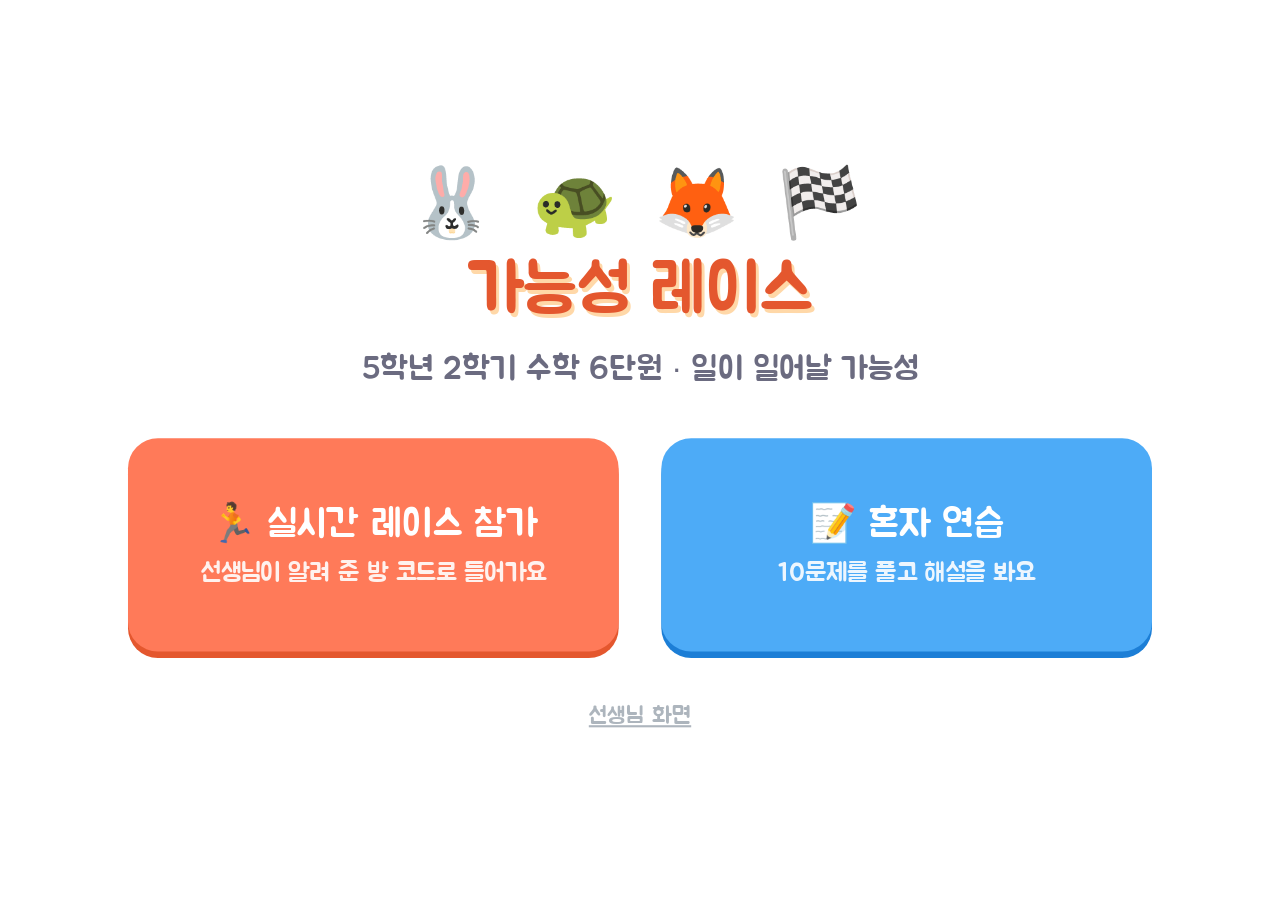
<file: index.html>
<!DOCTYPE html>
<html lang="ko">
<head>
<meta charset="utf-8">
<meta name="viewport" content="width=device-width, initial-scale=1, maximum-scale=1, user-scalable=no">
<title>가능성 레이스</title>
<link rel="preconnect" href="https://fonts.googleapis.com">
<link rel="stylesheet" href="https://fonts.googleapis.com/css2?family=Jua&display=swap">
<link rel="stylesheet" href="css/style.css">
</head>
<body>
<div id="stage">
  <section class="screen active center" id="home">
    <div class="runners"><span class="bounce">🐰</span> 🐢 <span class="bounce" style="animation-delay:.3s">🦊</span> 🏁</div>
    <h1>가능성 레이스</h1>
    <p class="sub" style="font-size:30px">5학년 2학기 수학 6단원 · 일이 일어날 가능성</p>
    <div class="home-btns">
      <a class="btn big" href="play.html" id="go-race">🏃 실시간 레이스 참가<small>선생님이 알려 준 방 코드로 들어가요</small></a>
      <a class="btn big blue" href="practice.html" id="go-practice">📝 혼자 연습<small>10문제를 풀고 해설을 봐요</small></a>
    </div>
    <p class="sub" style="margin-top:46px;font-size:22px"><a href="host.html" style="color:#adb5bd">선생님 화면</a></p>
  </section>
</div>
<script type="module">
import { fitStage } from './js/common.js';
fitStage(document.getElementById('stage'), 1200, 750);
// 현재 주소의 range 값을 혼자 연습에 그대로 넘김
const range = new URLSearchParams(location.search).get('range');
if (range) document.getElementById('go-practice').href = 'practice.html?range=' + encodeURIComponent(range);
document.querySelectorAll('a.btn').forEach(a => { a.style.textDecoration = 'none'; });
</script>
</body>
</html>
</file>
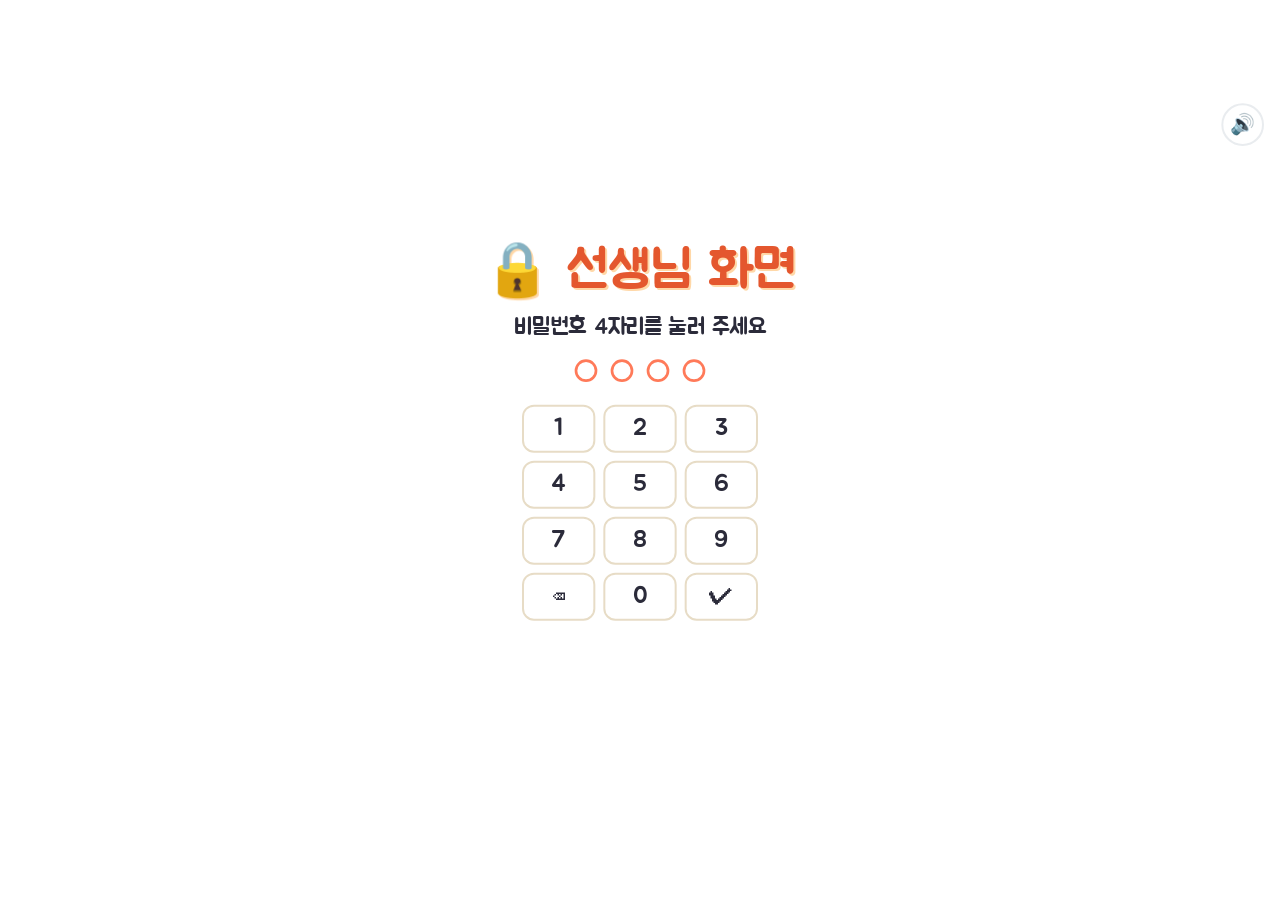
<file: host.html>
<!DOCTYPE html>
<html lang="ko">
<head>
<meta charset="utf-8">
<meta name="viewport" content="width=device-width, initial-scale=1">
<title>가능성 레이스 · 선생님</title>
<link rel="preconnect" href="https://fonts.googleapis.com">
<link rel="stylesheet" href="https://fonts.googleapis.com/css2?family=Jua&display=swap">
<link rel="stylesheet" href="css/style.css">
</head>
<body class="host">
<div id="stage">
  <button class="iconbtn" id="mute" style="right:24px;top:20px"></button>

  <!-- 잠금 -->
  <section class="screen active center" id="s-lock">
    <h1>🔒 선생님 화면</h1>
    <p style="font-size:34px">비밀번호 4자리를 눌러 주세요</p>
    <div class="lockdots" id="dots"><i></i><i></i><i></i><i></i></div>
    <div class="keypad" id="lockpad"></div>
    <p class="warn" id="lock-msg">&nbsp;</p>
  </section>

  <!-- 설정 -->
  <section class="screen center" id="s-setup">
    <h1 style="font-size:64px">🏁 가능성 레이스 준비</h1>
    <p class="sub" id="mode-lab" style="font-size:24px;margin:0"></p>
    <div class="setup-grid three">
      <div class="card" style="text-align:left">
        <div class="opt-title">📚 출제 범위</div>
        <div class="opts" id="o-range"></div>
        <div class="opt-title gap">🔢 문제 수</div>
        <div class="opts" id="o-total"></div>
        <div class="opt-title gap">⏰ 제한 시간</div>
        <div class="opts" id="o-limit"></div>
        <div class="opt-title gap">✏️ 답 바꾸기</div>
        <div class="opts" id="o-change"></div>
        <p class="sub small-note">허용하면 시간 안에 몇 번이든 바꿀 수 있어요.<br>마지막 답과 마지막으로 낸 시각으로 채점해요.</p>
      </div>
      <div class="card" style="text-align:left">
        <div class="opt-title">🏁 게임 방식</div>
        <div class="opts" id="o-mode"></div>
        <div id="team-opts">
          <div class="opt-title gap">👥 모둠 수</div>
          <div class="opts" id="o-teamcount"></div>
          <div class="opt-title gap">🎲 모둠 정하기</div>
          <div class="opts" id="o-teampick"></div>
          <p class="sub small-note">모둠 점수 = 모둠원 점수의 <b>평균</b><br>(인원이 달라도 공평해요)</p>
        </div>
      </div>
      <div class="card" style="text-align:left">
        <div class="opt-title">🎁 아이템 사용</div>
        <div class="opts" id="o-itemson"></div>
        <div class="opt-title gap">아이템별 켜기/끄기</div>
        <div class="opts items" id="o-items"></div>
        <p class="sub small-note">아이템 상자는 3문제마다 나와요. 마지막 문제는 모두 점수 2배 🏁</p>
      </div>
    </div>
    <div class="row" style="margin-top:22px">
      <button class="btn big" id="make">🚪 방 만들기</button>
      <button class="btn big blue" id="resume" style="display:none"></button>
      <button class="btn big green" id="apply" style="display:none">✔ 이 방에 적용하기</button>
    </div>
    <p class="warn" id="setup-msg">&nbsp;</p>
  </section>

  <!-- 대기실 -->
  <section class="screen" id="s-lobby">
    <div class="lobby-head">
      <div>
        <div style="font-size:34px">방 코드</div>
        <div class="roomcode" id="l-code">0000</div>
      </div>
      <div id="l-qr" title="태블릿 카메라로 찍으면 방 코드가 자동으로 들어가요" style="width:250px;height:250px;flex:0 0 auto;border-radius:18px;overflow:hidden;border:5px solid #fff;box-shadow:0 0 0 3px #ffd8a8"></div>
      <div class="lobby-info grow">
        <div>📷 QR을 찍거나 <b id="l-url">play.html</b> 열기</div>
        <div>방 코드 → 번호 → 이름 → 캐릭터 <a id="l-print" target="_blank" style="font-size:24px;color:#4dabf7">🖨️ QR 인쇄</a></div>
        <div class="sub" style="font-size:28px"><span id="l-set"></span> <button class="btn white sm" id="l-edit" style="margin-left:10px">⚙️ 설정 바꾸기</button></div>
      </div>
      <div style="text-align:right">
        <div style="font-size:60px" id="l-count">0명 입장</div>
        <div class="warn" id="l-dup">&nbsp;</div>
        <button class="btn big green" id="l-start" disabled>▶ 시작</button>
      </div>
    </div>
    <div class="teambar" id="l-teambar" style="display:none">
      <button class="btn blue sm" id="l-draw">🎲 랜덤 모둠 뽑기</button>
      <span id="l-teamsum" class="grow"></span>
      <span class="sub" id="l-teamhelp" style="font-size:22px"></span>
    </div>
    <div class="pgrid" id="l-grid"></div>
  </section>

  <!-- 문제 -->
  <section class="screen" id="s-question">
    <div class="topbar">
      <span class="pill" id="q-no">1 / 10</span>
      <span class="pill" id="q-lesson">5차시</span>
      <div class="timer" id="q-timer"><i></i></div>
      <span class="pill" id="q-sec" style="min-width:110px;text-align:center">20초</span>
      <span class="pill hot" id="q-spurt" style="display:none">🏁 점수 2배</span>
    </div>
    <div class="prompt" id="q-prompt"></div>
    <div id="q-body" style="flex:1;display:flex;flex-direction:column;min-height:0"></div>
    <div class="ctrl">
      <div class="answered">답한 학생 <b id="q-ans">0</b> / <span id="q-tot">0</span> <span class="sub" id="q-wait" style="font-size:26px"></span></div>
      <span class="grow"></span>
      <button class="btn white" id="q-pause">⏸ 일시정지</button>
      <button class="btn white" id="q-skip">⏭ 문제 건너뛰기</button>
      <button class="btn gray" id="q-reset">🔄 게임 초기화</button>
      <button class="btn" id="q-reveal">정답 공개 👀</button>
    </div>
    <div class="overlay" id="pause-ov"><div class="spurt">⏸ 잠깐 멈춤</div><button class="btn big" id="q-resume" style="margin-top:30px">▶ 계속하기</button></div>
  </section>

  <!-- 정답 공개 -->
  <section class="screen" id="s-reveal">
    <div class="topbar">
      <span class="pill" id="r-no">1 / 10</span>
      <span class="pill" id="r-lesson"></span>
      <span class="grow"></span>
      <button class="btn gray sm" id="r-reset">🔄 게임 초기화</button>
    </div>
    <div class="prompt" id="r-prompt" style="min-height:90px;font-size:42px"></div>
    <div class="reveal-wrap">
      <div class="reveal-left">
        <div id="r-body" style="flex:1;display:flex;flex-direction:column;min-height:0"></div>
        <div id="r-exp"></div>
      </div>
      <div class="reveal-right">
        <div class="answer-big">정답: <span class="a" id="r-ans"></span></div>
        <div class="answered" style="text-align:center" id="r-sum"></div>
        <div class="bars" id="r-bars"></div>
        <div class="evlist" id="r-ev"></div>
        <button class="btn big" id="r-race" style="margin-top:14px">🏃 달리기 보기</button>
      </div>
    </div>
  </section>

  <!-- 달리기 -->
  <section class="screen" id="s-race">
    <div class="topbar">
      <span class="pill" id="t-no"></span>
      <span style="font-size:44px" id="t-title">🏃 달리기!</span>
      <span class="grow"></span>
      <button class="btn white sm" id="t-view" style="display:none">👤 개인 보기</button>
      <button class="btn gray sm" id="t-reset">🔄 게임 초기화</button>
      <button class="btn big" id="t-next" style="min-height:70px;font-size:32px">다음 문제 ▶</button>
    </div>
    <div class="track" id="track"></div>
  </section>

  <!-- 아이템 타임 -->
  <section class="screen" id="s-item">
    <div class="topbar">
      <span style="font-size:56px">🎁 아이템 타임!</span>
      <span class="grow"></span>
      <span class="pill" id="i-used">사용 0명</span>
      <button class="btn big" id="i-done" style="min-height:70px;font-size:32px">🌪️ 아이템 타임 끝내기</button>
      <button class="btn big green" id="i-next" style="min-height:70px;font-size:32px;display:none">다음 문제 ▶</button>
    </div>
    <p style="font-size:28px;margin:8px 0" id="i-help"></p>
    <div class="itemlog" id="i-log"></div>
  </section>

  <!-- 시상식 -->
  <section class="screen" id="s-end">
    <div class="topbar">
      <span style="font-size:56px" id="e-title">🏆 시상식</span>
      <span class="grow"></span>
      <button class="btn blue" id="e-review">📊 오답 복습</button>
      <button class="btn white sm" id="e-csv1">📄 학생별 CSV</button>
      <button class="btn white sm" id="e-csv2">📄 문항별 CSV</button>
      <button class="btn white sm" id="e-csv3" style="display:none">📄 모둠별 CSV</button>
      <button class="btn" id="e-new">🔄 새 게임</button>
    </div>
    <div class="podium" id="e-podium"></div>
    <div class="awards" id="e-awards"></div>
  </section>

  <!-- 오답 복습 -->
  <section class="screen" id="s-review">
    <div class="topbar">
      <span style="font-size:48px">📊 오답 복습</span>
      <span class="pill" id="v-no"></span>
      <span class="pill hot" id="v-rate"></span>
      <span class="grow"></span>
      <button class="btn blue" id="v-show">👀 정답 보기</button>
      <button class="btn" id="v-next">다음 ▶</button>
      <button class="btn white" id="v-back">🏆 시상식으로</button>
    </div>
    <div class="prompt" id="v-prompt"></div>
    <div id="v-body" style="flex:1;display:flex;flex-direction:column;min-height:0"></div>
    <div id="v-exp" style="margin-top:12px"></div>
  </section>

  <div class="overlay" id="spurt-ov"><div class="spurt">🏁 결승 직전 스퍼트!</div><p style="font-size:50px">마지막 문제는 모두 점수 2배!</p></div>
</div>

<script type="module">
import * as db from './js/db.js';
import { generate, isCorrect, answerText, choiceText, TYPE_NAMES, rangeLabel, makeRng, hashSeed } from './js/questions.js';
import { RULE, ITEMS, ITEM_KEYS, TEAMS, calcGain, maxScore, rankPlayers, toArr, grantItems, applyGusts, awards, avgTime,
  consumeItems, applyShield, resolveCheers, rollDice, assignTeams, smallestTeam, teamStandings } from './js/game.js';
import { $, $$, esc, fmt, show, sfx, muteButton, toast, questionBodyHTML, markChoices, explainHTML, store, fitStage, downloadCSV, CHARS } from './js/common.js';
import { qrSVG } from './js/qr.js';

fitStage($('#stage'), 1920, 1080);
muteButton($('#mute'));

const PASSWORD = '0520';
const DEFAULTS = {
  range: [5, 6], total: 10, limit: 20, itemsOn: true, allowChange: true,
  mode: 'solo', teamCount: 4, teamPick: 'random',
  items: Object.fromEntries(ITEM_KEYS.map(k => [k, true]))
};
const mergeSettings = (s) => ({ ...DEFAULTS, ...(s || {}), items: { ...DEFAULTS.items, ...((s && s.items) || {}) }, range: toArr((s && s.range) || DEFAULTS.range).map(Number) });
let uid = null, code = null;
let settings = mergeSettings(store.get('pr_host_settings', null));
let st = {};            // rooms/{code}/state
let players = {};       // rooms/{code}/players
let scores = {};        // 교사 화면이 계산해서 쓰는 점수
let teams = {};         // uid → 모둠 번호
let questions = [];
let qstats = {};
let answersNow = {};
let pauses = [];        // [{at, dur}] 이번 문제 일시정지 기록
let pauseAt = 0;
let revealing = false, phase = 'lock';
let prevSnap = {};
let raceView = 'team';
let unsubAns = null, unsubIntent = null;
const R = () => 'rooms/' + code;
const isTeam = () => settings.mode === 'team';
// 체험 모드(?demo=1)로 연 교사 화면이면 학생 QR 주소에도 demo를 붙임
const demoQ = new URLSearchParams(location.search).has('demo') ? '&demo=1' : '';

// ---------------- 잠금 ----------------
let typed = '';
$('#lockpad').innerHTML = [1, 2, 3, 4, 5, 6, 7, 8, 9, '⌫', 0, '✔'].map(k => `<button data-k="${k}">${k}</button>`).join('');
$$('#lockpad button').forEach(b => b.addEventListener('click', () => {
  const k = b.dataset.k; sfx.tap();
  if (k === '⌫') typed = typed.slice(0, -1);
  else if (k === '✔') { /* 4자리가 되면 자동 확인 */ }
  else if (typed.length < 4) typed += k;
  $$('#dots i').forEach((d, i) => d.classList.toggle('on', i < typed.length));
  if (typed.length === 4) {
    if (typed === PASSWORD) { sessionStorage.setItem('pr_host_ok', '1'); boot(); }
    else { $('#lock-msg').textContent = '비밀번호가 달라요'; typed = ''; setTimeout(() => $$('#dots i').forEach(d => d.classList.remove('on')), 200); sfx.wrong(); }
  }
}));
if (sessionStorage.getItem('pr_host_ok') === '1') boot();

// ---------------- 설정 ----------------
function opt(el, items, isOn, onClick, check) {
  el.innerHTML = items.map((it, i) => `<button class="opt ${check ? 'check' : ''} ${isOn(it) ? 'on' : ''}" data-i="${i}">${it.label}</button>`).join('');
  $$('button', el).forEach(b => b.addEventListener('click', () => { sfx.tap(); onClick(items[+b.dataset.i]); paintSetup(); }));
}
function paintSetup() {
  opt($('#o-range'), [5, 6, 7].map(v => ({ v, label: `${v}차시` })), it => settings.range.includes(it.v), it => {
    const s = new Set(settings.range); s.has(it.v) ? s.delete(it.v) : s.add(it.v);
    if (s.size) settings.range = [...s].sort();
  }, true);
  opt($('#o-total'), [5, 10, 15, 20].map(v => ({ v, label: `${v}문제` })), it => settings.total === it.v, it => { settings.total = it.v; });
  opt($('#o-limit'), [10, 15, 20, 30].map(v => ({ v, label: `${v}초` })), it => settings.limit === it.v, it => { settings.limit = it.v; });
  opt($('#o-change'), [{ v: true, label: '허용' }, { v: false, label: '한 번만' }], it => settings.allowChange === it.v, it => { settings.allowChange = it.v; });
  opt($('#o-mode'), [{ v: 'solo', label: '🏃 개인전' }, { v: 'team', label: '👥 모둠 대항전' }], it => settings.mode === it.v, it => { settings.mode = it.v; });
  opt($('#o-teamcount'), [2, 3, 4, 5, 6, 7, 8].map(v => ({ v, label: `${v}` })), it => settings.teamCount === it.v, it => { settings.teamCount = it.v; });
  opt($('#o-teampick'), [{ v: 'random', label: '🎲 랜덤 뽑기' }, { v: 'manual', label: '✋ 선생님이 지정' }], it => settings.teamPick === it.v, it => { settings.teamPick = it.v; });
  $('#team-opts').style.display = isTeam() ? '' : 'none';
  opt($('#o-itemson'), [{ v: true, label: '켜기' }, { v: false, label: '끄기' }], it => settings.itemsOn === it.v, it => { settings.itemsOn = it.v; });
  opt($('#o-items'), ITEM_KEYS.map(k => ({ v: k, label: `${ITEMS[k].icon} ${ITEMS[k].name}` })), it => settings.items[it.v], it => { settings.items[it.v] = !settings.items[it.v]; }, true);
  $('#o-items').style.opacity = settings.itemsOn ? 1 : .4;
  store.set('pr_host_settings', settings);
}
const itemsEnabled = () => settings.itemsOn && ITEM_KEYS.some(k => settings.items[k]);
const enabledMap = () => { const m = {}; ITEM_KEYS.forEach(k => { m[k] = settings.itemsOn && !!settings.items[k]; }); return m; };

async function boot() {
  show('s-setup'); phase = 'setup'; paintSetup();
  try {
    const info = await db.init();
    uid = info.uid;
    $('#mode-lab').textContent = info.mode === 'demo'
      ? '⚠️ 체험 모드: 이 브라우저의 탭끼리만 연결돼요. (학생 탭도 주소 끝에 ?demo=1)'
      : '✅ Firebase에 연결되었어요.';
    const saved = store.get('pr_host_room', null);
    if (saved) {
      const meta = await db.get('rooms/' + saved + '/meta');
      if (meta && meta.hostUid === uid) {
        $('#resume').style.display = '';
        $('#resume').textContent = `↩ 방 ${saved} 이어서 하기`;
        $('#resume').onclick = () => { code = saved; enterRoom(true); };
      }
    }
  } catch (e) {
    console.error(e);
    $('#setup-msg').textContent = 'Firebase 연결에 실패했어요. README의 설정 단계를 확인해 주세요. (' + (e.code || e.message) + ')';
  }
}

$('#make').addEventListener('click', async () => {
  if (!uid) return;
  $('#make').disabled = true;
  try {
    // 24시간 지난 방 정리
    try {
      const olds = await db.oldRooms(db.now() - 24 * 3600 * 1000);
      for (const c of olds) await db.remove('rooms/' + c).catch(() => {});
    } catch (e) { console.warn('정리 실패', e); }
    let c = null;
    for (let i = 0; i < 30; i++) {
      const t = String(1000 + Math.floor(Math.random() * 9000));
      if (!(await db.get('rooms/' + t + '/meta'))) { c = t; break; }
    }
    if (!c) throw new Error('방 코드를 만들지 못했어요');
    code = c;
    teams = {};
    await db.set(R(), {
      meta: { hostUid: uid, createdAt: db.TS },
      state: { status: 'lobby', qIndex: -1, qKey: '-1', seed: newSeed(), settings, startedAt: 0, pauseTotal: 0, paused: false }
    });
    store.set('pr_host_room', code);
    await enterRoom(false);
  } catch (e) {
    console.error(e);
    $('#setup-msg').textContent = '방을 만들지 못했어요: ' + (e.code || e.message);
  } finally { $('#make').disabled = false; }
});
const newSeed = () => Math.floor(Math.random() * 2147483647);

// ---------------- 방 입장(새로 만들기·이어하기) ----------------
let subscribed = false;
async function enterRoom(resume) {
  st = (await db.get(R() + '/state')) || {};
  if (st.settings) settings = mergeSettings(st.settings);
  scores = (await db.get(R() + '/scores')) || {};
  for (const u in scores) scores[u].items = toArr(scores[u].items);
  qstats = (await db.get(R() + '/qstats')) || {};
  players = (await db.get(R() + '/players')) || {};
  teams = (await db.get(R() + '/teams')) || {};
  questions = generate(settings.range, settings.total, st.seed);
  if (!subscribed) {
    subscribed = true;
    db.on(R() + '/state', v => { if (v) { st = v; } });
    db.on(R() + '/players', v => { players = v || {}; onPlayers(); });
  }
  if (!resume || st.status === 'lobby') return renderLobby();
  if (st.status === 'question' || st.status === 'spurt') { await startQuestion(st.qIndex, true); return; }
  if (st.status === 'reveal' || st.status === 'race') { prevSnap = snapshot(); return renderRace(); }
  if (st.status === 'item') return renderItem();
  if (st.status === 'end') return renderEnd();
}

const blankScore = () => ({ score: 0, streak: 0, maxStreak: 0, correct: 0, answered: 0, timeSum: 0, correctTime: 0, items: [], worstRank: 0, rank: 0, changes: 0, flip: 0, res: '' });
function onPlayers() {
  const add = {};
  for (const u in players) {
    if (!scores[u]) { scores[u] = blankScore(); add['scores/' + u] = scores[u]; }
    // 모둠 대항전: 모둠이 정해진 뒤 늦게 온 학생은 인원이 가장 적은 모둠으로
    if (isTeam() && teams[u] == null && (settings.teamPick === 'random' ? Object.keys(teams).length > 0 : phase !== 'lobby')) {
      teams[u] = smallestTeam(teams, settings.teamCount); add['teams/' + u] = teams[u];
    }
  }
  if (Object.keys(add).length) db.update(R(), add);
  if (phase === 'lobby') renderLobby();
  if (phase === 'question') paintAnswered();
}
const active = () => Object.keys(players).filter(u => scores[u]);
const teamOfMap = () => (isTeam() ? teams : null);
const teamLabel = (t) => (t == null || !TEAMS[t]) ? '❔ 모둠?' : `${TEAMS[t].icon} ${TEAMS[t].name}`;
function standings(src = scores) {
  return teamStandings(active().map(u => ({ uid: u, team: teams[u], ...(src[u] || {}) })), settings.teamCount);
}

// ---------------- 대기실 ----------------
function renderLobby() {
  phase = 'lobby'; show('s-lobby');
  $('#l-code').textContent = code;
  const base = location.href.replace(/host\.html.*$/, '');
  $('#l-url').textContent = base.replace(/^https?:\/\//, '') + 'play.html';
  if ($('#l-qr').dataset.code !== code) {
    $('#l-qr').dataset.code = code;
    $('#l-qr').innerHTML = qrSVG(base + 'play.html?code=' + code + demoQ, { quiet: 2 }).replace('<svg', '<svg style="width:100%;height:100%;display:block"');
    $('#l-print').href = 'qr.html?kind=race&code=' + code;
  }
  $('#l-set').textContent = `${isTeam() ? `👥 모둠 대항전(${settings.teamCount}모둠)` : '🏃 개인전'} · 범위 ${rangeLabel(settings.range)} · ${settings.total}문제 · ${settings.limit}초 · 아이템 ${itemsEnabled() ? '켜짐' : '꺼짐'}`;
  const list = Object.entries(players).map(([u, p]) => ({ u, ...p }))
    .sort((a, b) => (isTeam() ? ((teams[a.u] ?? 99) - (teams[b.u] ?? 99)) : 0) || a.num - b.num || a.joinedAt - b.joinedAt);
  const cnt = {}; list.forEach(p => { cnt[p.num] = (cnt[p.num] || 0) + 1; });
  const dups = Object.keys(cnt).filter(n => cnt[n] > 1);
  $('#l-count').textContent = `${list.length}명 입장`;
  $('#l-dup').textContent = dups.length ? `⚠️ 같은 번호가 있어요: ${dups.join(', ')}번` : ' ';
  $('#l-start').disabled = list.length === 0;
  // 모둠
  $('#l-teambar').style.display = isTeam() ? '' : 'none';
  if (isTeam()) {
    const n = new Array(settings.teamCount).fill(0); let none = 0;
    list.forEach(p => { const t = teams[p.u]; if (t != null && t < settings.teamCount) n[t]++; else none++; });
    $('#l-teamsum').innerHTML = n.map((c, t) => `<span class="tsum" style="border-color:${TEAMS[t].color}">${TEAMS[t].icon} ${TEAMS[t].name} ${c}명</span>`).join('') + (none ? `<span class="tsum">❔ ${none}명</span>` : '');
    $('#l-draw').textContent = Object.keys(teams).length ? '🎲 다시 뽑기' : '🎲 랜덤 모둠 뽑기';
    $('#l-teamhelp').textContent = settings.teamPick === 'manual' ? '카드의 모둠 표시를 누르면 모둠이 바뀌어요' : '시작하면 아직 안 뽑은 경우 자동으로 뽑아요 · 모둠 표시를 눌러 바꿀 수도 있어요';
  }
  $('#l-grid').innerHTML = list.map(p => {
    const t = teams[p.u];
    const tc = isTeam() && t != null && TEAMS[t] ? `style="border-color:${TEAMS[t].color};box-shadow:inset 0 -8px 0 ${TEAMS[t].color}55"` : '';
    return `<div class="pcard ${cnt[p.num] > 1 ? 'dup' : ''}" ${tc}>` +
      (isTeam() ? `<button class="tbadge" data-u="${p.u}" style="background:${t != null && TEAMS[t] ? TEAMS[t].color : '#adb5bd'}">${teamLabel(t)}</button>` : '') +
      `<span class="em">${CHARS[p.char] || '🙂'}</span><span class="nm">${esc(p.name)}<small>${p.num}번</small></span><button class="kick" data-u="${p.u}">내보내기</button></div>`;
  }).join('');
  $$('#l-grid .kick').forEach(b => b.addEventListener('click', () => kick(b.dataset.u)));
  $$('#l-grid .tbadge').forEach(b => b.addEventListener('click', () => cycleTeam(b.dataset.u)));
}
async function kick(u) {
  const p = players[u]; if (!p) return;
  if (!confirm(`${p.num}번 ${p.name} 학생을 내보낼까요?`)) return;
  delete scores[u]; delete teams[u];
  await db.update(R(), { ['players/' + u]: null, ['scores/' + u]: null, ['teams/' + u]: null });
}
async function cycleTeam(u) {
  const t = teams[u];
  teams[u] = t == null ? 0 : (t + 1) % settings.teamCount;
  sfx.tap();
  await db.update(R(), { ['teams/' + u]: teams[u] });
  renderLobby();
}
async function drawTeams() {
  teams = assignTeams(active(), settings.teamCount, makeRng(newSeed()));
  await db.set(R() + '/teams', teams);
  sfx.item();
  renderLobby();
}
$('#l-draw').addEventListener('click', drawTeams);
$('#l-edit').addEventListener('click', () => {
  phase = 'setup'; show('s-setup'); paintSetup();
  $('#make').style.display = 'none'; $('#resume').style.display = 'none'; $('#apply').style.display = '';
});
$('#apply').addEventListener('click', async () => {
  const upd = { 'state/settings': settings };
  // 모둠 수를 줄였으면 없어진 모둠에 있던 학생은 다시 정하기
  for (const u in teams) if (teams[u] >= settings.teamCount) { delete teams[u]; upd['teams/' + u] = null; }
  await db.update(R(), upd);
  st.settings = settings;
  questions = generate(settings.range, settings.total, st.seed);
  $('#make').style.display = ''; $('#apply').style.display = 'none';
  renderLobby();
});
$('#l-start').addEventListener('click', async () => {
  if (isTeam()) {
    if (settings.teamPick === 'random' && !Object.keys(teams).length) await drawTeams();
    const upd = {};
    for (const u of active()) if (teams[u] == null) { teams[u] = smallestTeam(teams, settings.teamCount); upd['teams/' + u] = teams[u]; }
    if (Object.keys(upd).length) { await db.update(R(), upd); toast('모둠이 없던 학생을 인원이 적은 모둠에 넣었어요'); }
  }
  questions = generate(settings.range, settings.total, st.seed);
  sfx.start();
  await startQuestion(0);
});

// ---------------- 문제 진행 ----------------
let tickTimer = null, allTimer = null;
async function startQuestion(i, resume = false) {
  revealing = false; pauses = []; answersNow = {};
  const last = i === settings.total - 1;
  if (!resume || st.status === 'spurt') {
    if (last) {
      await db.update(R(), { 'state/status': 'spurt', 'state/qIndex': i, 'state/qKey': String(i) });
      $('#spurt-ov').classList.add('on'); sfx.fanfare();
      await new Promise(r => setTimeout(r, 2800));
      $('#spurt-ov').classList.remove('on');
    }
    await db.update(R(), { 'state/status': 'question', 'state/qIndex': i, 'state/qKey': String(i), 'state/startedAt': db.TS, 'state/pauseTotal': 0, 'state/paused': false });
    st = (await db.get(R() + '/state')) || st;
  }
  phase = 'question';
  const q = questions[i];
  show('s-question');
  $('#q-no').textContent = `${i + 1} / ${settings.total}`;
  $('#q-lesson').textContent = `${q.lesson}차시 · ${TYPE_NAMES[q.type]}`;
  $('#q-spurt').style.display = last ? '' : 'none';
  $('#q-prompt').innerHTML = fmt(q.prompt);
  $('#q-body').innerHTML = questionBodyHTML(q, { interactive: false });
  $('#pause-ov').classList.remove('on');
  if (unsubAns) unsubAns();
  unsubAns = db.on(R() + '/answers/' + i, v => { answersNow = v || {}; paintAnswered(); });
  clearInterval(tickTimer);
  tickTimer = setInterval(tick, 200);
  tick();
}
// 모두 답하면 정답 공개. 답 바꾸기를 허용하면 3초 기다렸다가(그사이 바꿀 수 있게) 공개
function paintAnswered() {
  const act = active();
  const n = act.filter(u => answersNow[u]).length;
  $('#q-ans').textContent = n; $('#q-tot').textContent = act.length;
  const all = phase === 'question' && act.length > 0 && n >= act.length && !st.paused;
  if (all && !allTimer) {
    const wait = settings.allowChange ? 3000 : 700;
    $('#q-wait').textContent = settings.allowChange ? '모두 냈어요! 3초 뒤 정답 공개' : '';
    allTimer = setTimeout(() => {
      allTimer = null; $('#q-wait').textContent = '';
      const a2 = active();
      if (phase === 'question' && !st.paused && a2.length && a2.every(u => answersNow[u])) reveal();
    }, wait);
  }
  if (!all && allTimer) { clearTimeout(allTimer); allTimer = null; $('#q-wait').textContent = ''; }
}
let lastSec = -1;
function tick() {
  if (phase !== 'question' || !st.startedAt) return;
  const limit = settings.limit * 1000;
  const el = st.paused ? (pauseAt - st.startedAt - (st.pauseTotal || 0)) : (db.now() - st.startedAt - (st.pauseTotal || 0));
  const remain = Math.max(0, limit - el);
  $('#q-timer i').style.width = (remain / limit * 100) + '%';
  $('#q-timer').classList.toggle('low', remain < 5000);
  const sec = Math.ceil(remain / 1000);
  $('#q-sec').textContent = sec + '초';
  if (sec !== lastSec && sec <= 5 && sec > 0 && !st.paused) sfx.tick();
  lastSec = sec;
  if (remain <= 0 && !st.paused) reveal();
}
$('#q-pause').addEventListener('click', async () => {
  if (phase !== 'question' || st.paused) return;
  pauseAt = db.now();
  st.paused = true;
  $('#pause-ov').classList.add('on');
  await db.update(R(), { 'state/paused': true });
});
$('#q-resume').addEventListener('click', async () => {
  const dur = db.now() - pauseAt;
  pauses.push({ at: pauseAt, dur });
  const total = (st.pauseTotal || 0) + dur;
  st.paused = false; st.pauseTotal = total;
  $('#pause-ov').classList.remove('on');
  await db.update(R(), { 'state/paused': false, 'state/pauseTotal': total });
  paintAnswered();
});
$('#q-skip').addEventListener('click', async () => {
  if (phase !== 'question') return;
  if (!confirm('이 문제를 건너뛸까요? (점수에 넣지 않아요)')) return;
  phase = 'skip'; clearInterval(tickTimer);
  const i = st.qIndex, q = questions[i];
  qstats[i] = { type: q.type, lesson: q.lesson, skipped: true, correct: 0, answered: 0, total: active().length };
  await db.update(R(), { ['qstats/' + i]: qstats[i] });
  if (i + 1 < settings.total) startQuestion(i + 1); else finishGame();
});
$('#q-reveal').addEventListener('click', () => { if (phase === 'question') reveal(); });
['#q-reset', '#r-reset', '#t-reset'].forEach(s => $(s).addEventListener('click', resetGame));

function pauseBefore(t) { return pauses.filter(p => p.at < t).reduce((s, p) => s + p.dur, 0); }
function rankedUids() {
  return rankPlayers(active().map(u => ({ uid: u, num: players[u].num, ...scores[u] }))).map(p => p.uid);
}
function applyRanks() {
  const order = rankedUids();
  order.forEach((u, idx) => { scores[u].rank = idx + 1; scores[u].worstRank = Math.max(scores[u].worstRank || 0, idx + 1); });
  return order;
}
function snapshot() {
  const s = {};
  for (const u in scores) s[u] = { score: scores[u].score || 0, rank: scores[u].rank || 0, timeSum: scores[u].timeSum || 0, answered: scores[u].answered || 0 };
  return s;
}
const nm = u => players[u] ? `${players[u].num}번 ${esc(players[u].name)}` : '?';
const evData = (ev) => ({ ...ev, to: ev.to || '', item: ev.item || '', fromNum: players[ev.from] ? players[ev.from].num : 0, toNum: ev.to && players[ev.to] ? players[ev.to].num : 0, at: db.TS });

async function reveal() {
  if (revealing || phase !== 'question') return;
  revealing = true; phase = 'reveal'; clearInterval(tickTimer);
  if (allTimer) { clearTimeout(allTimer); allTimer = null; $('#q-wait').textContent = ''; }
  const i = st.qIndex, q = questions[i];
  const answers = (await db.get(R() + '/answers/' + i)) || {};
  const intents = (await db.get(R() + '/intents/' + i)) || {};
  const limitMs = settings.limit * 1000;
  const spurt = i === settings.total - 1;
  prevSnap = snapshot();
  const orderBefore = rankedUids();
  const counts = q.choices.map(() => 0);
  let orderRight = 0, orderWrong = 0, nCorrect = 0, nAnswered = 0, nChanged = 0, nFlip = 0;
  const correctMap = {}, cheerUsers = [], events = [];
  for (const u of active()) {
    const s = scores[u], a = answers[u], it = intents[u] || {};
    const used = consumeItems(s.items, it);
    const { booster, timestop, confidence } = used;
    s.items = used.items;
    if (used.cheer) cheerUsers.push(u);
    let correct = false, elapsed = limitMs, valid = false;
    if (a && typeof a.answeredAt === 'number') {
      elapsed = Math.max(0, a.answeredAt - st.startedAt - pauseBefore(a.answeredAt));
      if (elapsed <= limitMs + RULE.GRACE_MS) {
        valid = true; elapsed = Math.min(elapsed, limitMs);
        correct = isCorrect(q, a.choice);
        nAnswered++;
        if (q.kind === 'order') { correct ? orderRight++ : orderWrong++; }
        else if (counts[+a.choice] != null) counts[+a.choice]++;
        // 답 바꾸기 기록
        const ch = +a.changes || 0;
        if (ch > 0) {
          nChanged++; s.changes = (s.changes || 0) + ch;
          if (a.first != null && isCorrect(q, a.first) && !correct) { nFlip++; s.flip = (s.flip || 0) + 1; }
        }
      }
    }
    correctMap[u] = correct;
    const g = calcGain({ correct, elapsedMs: elapsed, limitMs, streakBefore: s.streak || 0, booster, timestop, spurt, confidence });
    // 🛡️ 연속 보호막 (틀렸을 때 자동)
    const sh = applyShield(s.streak || 0, correct, s.items);
    s.items = sh.items;
    if (sh.used) events.push({ type: 'shield', from: u, keep: sh.streak });
    s.score = (s.score || 0) + g.gained;
    s.streak = correct ? g.streak : sh.streak;
    s.maxStreak = Math.max(s.maxStreak || 0, s.streak);
    if (valid) { s.answered = (s.answered || 0) + 1; s.timeSum = (s.timeSum || 0) + elapsed; }
    if (correct) { nCorrect++; s.correct = (s.correct || 0) + 1; s.correctTime = (s.correctTime || 0) + elapsed; }
    s.res = (s.res || '').padEnd(i, '-').slice(0, i) + (correct ? 'O' : valid ? 'X' : '-');
    s.last = { q: i, correct, answered: valid, gained: g.gained, speed: g.speed, streakBonus: g.streakBonus, mult: g.mult, conf: g.conf, booster, timestop, confidence, spurt,
      shield: sh.used, cheerGain: 0, cheeredBy: 0, choice: a ? String(a.choice) : '' };
  }
  // 🤝 응원 깃발: 문제 전 순위에서 바로 뒤 친구가 맞혔으면 둘 다 +30
  for (const ev of resolveCheers(orderBefore, cheerUsers, correctMap)) {
    if (ev.refund) { scores[ev.from].items = toArr(scores[ev.from].items).concat('cheer').slice(0, RULE.MAX_ITEMS); continue; }
    if (ev.success) {
      for (const x of [ev.from, ev.to]) { scores[x].score += ev.amount; scores[x].last.gained += ev.amount; }
      scores[ev.from].last.cheerGain += ev.amount;
      scores[ev.to].last.cheeredBy = players[ev.from] ? players[ev.from].num : 0;
    }
    events.push(ev);
  }
  applyRanks();
  qstats[i] = { type: q.type, lesson: q.lesson, correct: nCorrect, answered: nAnswered, total: active().length, changed: nChanged, flip: nFlip };
  const upd = { scores, ['qstats/' + i]: qstats[i], 'state/status': 'reveal' };
  events.forEach((ev, k) => { upd[`events/q${i}_${k}`] = evData(ev); });
  await db.update(R(), upd);
  nCorrect ? sfx.correct() : sfx.wrong();

  // 화면
  show('s-reveal');
  $('#r-no').textContent = `${i + 1} / ${settings.total}`;
  $('#r-lesson').textContent = `${q.lesson}차시 · ${TYPE_NAMES[q.type]}`;
  $('#r-prompt').innerHTML = fmt(q.prompt);
  $('#r-body').innerHTML = questionBodyHTML(q, { interactive: false });
  markChoices($('#r-body'), q, null);
  $('#r-exp').innerHTML = explainHTML(q);
  $('#r-ans').innerHTML = fmt(answerText(q));
  $('#r-sum').innerHTML = `정답 <b>${nCorrect}</b>명 / 답한 학생 ${nAnswered}명` + (nChanged ? `<div class="sub" style="font-size:24px">✏️ 답을 바꾼 학생 ${nChanged}명${nFlip ? ` (맞았다가 바꿔서 틀림 ${nFlip}명)` : ''}</div>` : '');
  let bars;
  if (q.kind === 'order') bars = [{ l: '정답 순서', n: orderRight, ok: true }, { l: '다른 순서', n: orderWrong, ok: false }];
  else bars = q.choices.map((c, k) => ({ l: fmt(choiceText(c)), n: counts[k], ok: k === q.answer }));
  const mx = Math.max(1, ...bars.map(b => b.n));
  $('#r-bars').innerHTML = bars.map(b => `<div class="bar ${b.ok ? 'right' : ''}"><div class="bl">${b.ok ? '✅ ' : ''}${b.l}</div><div class="bt"><i style="width:0"></i></div><div class="bn">${b.n}명</div></div>`).join('');
  requestAnimationFrame(() => setTimeout(() => $$('#r-bars .bt i').forEach((el, k) => { el.style.width = (bars[k].n / mx * 100) + '%'; }), 50));
  $('#r-ev').innerHTML = events.filter(e => !e.refund).slice(0, 6).map(e => e.type === 'shield'
    ? `<div>🛡️ ${nm(e.from)}: 보호막으로 🔥${e.keep}연속 지킴</div>`
    : `<div>🤝 ${nm(e.from)} → ${nm(e.to)}: ${e.success ? `응원 성공! 둘 다 +${e.amount}` : '응원했지만 아쉬워요'}</div>`).join('');
}

$('#r-race').addEventListener('click', async () => {
  await db.update(R(), { 'state/status': 'race' });
  renderRace();
});

// ---------------- 달리기 트랙 ----------------
function renderRace() {
  phase = 'race'; show('s-race');
  const i = st.qIndex;
  const last = i + 1 >= settings.total;
  $('#t-no').textContent = `${i + 1} / ${settings.total} 끝`;
  const itemNow = itemsEnabled() && (i + 1) % RULE.ITEM_EVERY === 0 && !last;
  $('#t-next').textContent = last ? '🏆 시상식' : itemNow ? '🎁 아이템 타임' : '다음 문제 ▶';
  $('#t-next').onclick = async () => {
    $('#t-next').onclick = null;
    if (last) finishGame(); else if (itemNow) startItem(); else startQuestion(i + 1);
  };
  $('#t-view').style.display = isTeam() ? '' : 'none';
  if (!isTeam()) raceView = 'solo';
  paintRaceView();
}
function paintRaceView() {
  $('#t-view').textContent = raceView === 'team' ? '👤 개인 보기' : '👥 모둠 보기';
  $('#t-title').textContent = raceView === 'team' ? '👥 모둠 달리기! (모둠 평균 점수)' : '🏃 달리기!';
  if (raceView === 'team') drawTeamTrack(prevSnap); else drawTrack(prevSnap);
}
$('#t-view').addEventListener('click', () => { raceView = raceView === 'team' ? 'solo' : 'team'; paintRaceView(); });

function laneBox(n, maxH = 130) {
  const track = $('#track');
  const H = track.clientHeight, W = track.clientWidth;
  const laneH = Math.min(maxH, Math.floor(H / Math.max(1, n)));
  const fs = Math.max(13, Math.min(40, Math.floor(laneH * 0.3)));
  const em = Math.floor(laneH * 0.78);
  const finish = maxScore(settings.total);
  const plateW = Math.min(380, fs * 11.5);
  const startX = plateW + 16, endX = W - 120 - em;
  return { track, laneH, fs, em, xOf: (sc) => startX + Math.min(1.02, (sc || 0) / finish) * (endX - startX), plateW };
}
function animateRunners(track, getNew, getPrevRank, getRank) {
  track.offsetWidth; // 다시 그리기
  setTimeout(() => {
    $$('.runner', track).forEach(r => {
      const k = r.dataset.k;
      r.classList.add('moving');
      r.style.left = getNew(k) + 'px';
      const pr = getPrevRank(k), nr = getRank(k);
      if (pr && nr < pr) r.classList.add('pass');
      setTimeout(() => r.classList.remove('moving'), 2300);
    });
    sfx.start();
  }, 120);
}
function drawTrack(prev) {
  const list = active().map(u => ({ u, ...players[u], s: scores[u] })).sort((a, b) => a.num - b.num || a.joinedAt - b.joinedAt);
  const { track, laneH, fs, em, xOf, plateW } = laneBox(list.length);
  track.innerHTML = `<div class="finish"></div><div class="finish-lab">🏁</div>` + list.map((p, k) => {
    const t = teams[p.u];
    const tdot = isTeam() && TEAMS[t] ? `<span>${TEAMS[t].icon}</span>` : '';
    return `<div class="lane" style="top:${k * laneH}px;height:${laneH}px;font-size:${fs}px"><div class="plate" style="width:${plateW}px"><span class="rk">${p.s.rank || '-'}등</span>${tdot}<span class="pn">${p.num} ${esc(p.name)}</span></div>` +
      `<div class="runner" data-k="${p.u}" style="left:${xOf(prev[p.u] ? prev[p.u].score : 0)}px"><span class="em" style="font-size:${em}px">${CHARS[p.char] || '🙂'}</span>` +
      `<span class="tag">${p.s.score}점</span>${(p.s.streak || 0) >= RULE.STREAK_FROM ? `<span class="fire">🔥${p.s.streak}</span>` : ''}</div></div>`;
  }).join('');
  animateRunners(track, u => xOf(scores[u].score), u => prev[u] && prev[u].rank, u => scores[u].rank);
}
function drawTeamTrack(prev) {
  const now = standings(), before = standings(prev);
  const rows = now.slice().sort((a, b) => a.team - b.team);
  const pb = {}; before.forEach(x => { pb[x.team] = x; });
  const nb = {}; now.forEach(x => { nb[x.team] = x; });
  const { track, laneH, fs, em, xOf, plateW } = laneBox(rows.length, 210);
  track.innerHTML = `<div class="finish"></div><div class="finish-lab">🏁</div>` + rows.map((x, k) => {
    const T = TEAMS[x.team];
    const faces = x.members.slice(0, 8).map(u => CHARS[players[u] && players[u].char] || '🙂').join('');
    return `<div class="lane" style="top:${k * laneH}px;height:${laneH}px;font-size:${fs}px;background:${T.color}22"><div class="plate" style="width:${plateW}px"><span class="rk">${x.rank}등</span><span class="pn">${T.icon} ${T.name} <small style="font-size:.7em">${x.size}명</small></span></div>` +
      `<div class="runner" data-k="${x.team}" style="left:${xOf(pb[x.team] ? pb[x.team].avg : 0)}px"><span class="em" style="font-size:${em}px;transform:none">${T.icon}</span>` +
      `<span class="tag">평균 ${Math.round(x.avg)}점</span><span style="font-size:.8em">${faces}</span></div></div>`;
  }).join('');
  animateRunners(track, t => xOf(nb[t].avg), t => pb[t] && pb[t].rank, t => nb[t].rank);
}

// ---------------- 아이템 타임 ----------------
async function startItem() {
  const i = st.qIndex, slot = String(i + 1);
  const ranking = rankedUids();
  const rng = makeRng(hashSeed(st.seed + ':item:' + i));
  const gifts = grantItems(scores, ranking, rng, enabledMap());
  // item: 받은 아이템 / 'full' 가방이 꽉 참 / '' 받을 수 있는 아이템이 없음(예: 꼴등인데 켜진 아이템이 응원 깃발뿐)
  for (const u of ranking) scores[u].gift = { slot, item: gifts[u] || (toArr(scores[u].items).length >= RULE.MAX_ITEMS ? 'full' : '') };
  await db.update(R(), { scores, 'state/status': 'item', 'state/itemSlot': slot, 'state/itemDone': false });
  Object.assign(st, { status: 'item', itemSlot: slot, itemDone: false });
  sfx.item();
  renderItem();
}
const NOW_ITEMS = ['booster', 'cheer', 'gust', 'dice'];
function renderItem() {
  phase = 'item'; show('s-item');
  const slot = st.itemSlot;
  $('#i-done').style.display = st.itemDone ? 'none' : '';
  $('#i-next').style.display = st.itemDone ? '' : 'none';
  $('#i-next').textContent = (+slot >= settings.total) ? '🏆 시상식' : '다음 문제 ▶';
  $('#i-help').textContent = '태블릿에서 아이템을 확인해요! 🌪️ 돌풍·🎲 주사위는 지금, ⚡ 부스터·🤝 응원 깃발은 다음 문제를 위해 쓸 수 있어요.';
  paintItemLog({});
  if (unsubIntent) unsubIntent();
  unsubIntent = db.on(R() + '/intents/' + slot, v => {
    const x = v || {};
    const n = Object.keys(x).filter(u => NOW_ITEMS.some(k => x[u][k])).length;
    $('#i-used').textContent = `사용 ${n}명`;
    if (!st.itemDone) paintItemLog(x);
  });
}
function paintItemLog(intents) {
  const list = active().map(u => ({ u, ...players[u], s: scores[u] })).sort((a, b) => a.s.rank - b.s.rank);
  $('#i-log').innerHTML = list.map(p => {
    const used = intents[p.u] ? Object.keys(intents[p.u]).filter(k => NOW_ITEMS.includes(k)).map(k => ITEMS[k].icon).join('') : '';
    const gift = p.s.gift && p.s.gift.slot === st.itemSlot;
    const t = isTeam() && TEAMS[teams[p.u]] ? TEAMS[teams[p.u]].icon : '';
    return `<div class="pcard"><span class="em">${CHARS[p.char]}</span><span class="nm">${t}${p.num} ${esc(p.name)}<small>${p.s.rank}등 · ${p.s.score}점</small></span>` +
      `<span style="font-size:36px">${gift ? '🎁' : ''}${used ? ' ✔' + used : ''}</span></div>`;
  }).join('');
}
$('#i-done').addEventListener('click', async () => {
  $('#i-done').disabled = true;
  try {
    const slot = st.itemSlot;
    const intents = (await db.get(R() + '/intents/' + slot)) || {};
    const byTime = (k) => Object.keys(intents).filter(u => intents[u][k] && scores[u]).sort((a, b) => intents[a][k].at - intents[b][k].at);
    const ranking = rankedUids();
    const rng = makeRng(hashSeed(st.seed + ':gust:' + slot));
    const events = applyGusts(scores, ranking, byTime('gust'), rng, enabledMap(), teamOfMap());
    // 🎲 주사위 상자
    const drng = makeRng(hashSeed(st.seed + ':dice:' + slot));
    for (const u of byTime('dice')) {
      const items = toArr(scores[u].items);
      if (!items.includes('dice')) continue;
      items.splice(items.indexOf('dice'), 1);
      scores[u].items = items;
      const d = rollDice(drng);
      scores[u].score += d.amount;
      events.push({ type: 'dice', from: u, n: d.n, amount: d.amount });
    }
    applyRanks();
    const upd = { scores, 'state/itemDone': true };
    events.forEach((ev, k) => { upd['events/' + slot + '_' + k] = evData(ev); });
    await db.update(R(), upd);
    st.itemDone = true;
    if (events.some(e => e.type === 'gust')) sfx.gust(); else if (events.length) sfx.item();
    $('#i-done').style.display = 'none'; $('#i-next').style.display = '';
    const waiting = Object.keys(intents).filter(u => intents[u].cheer || intents[u].booster).length;
    $('#i-help').textContent = (events.length ? '🎁 아이템 결과' : '지금 결과가 나오는 아이템은 없어요.') +
      (waiting ? ` (⚡ 부스터·🤝 응원 깃발 ${waiting}명은 다음 문제에서 결과가 나와요)` : '');
    const cs = 'style="font-size:40px;padding:12px 26px"';
    $('#i-log').innerHTML = `<div style="grid-column:1/-1;display:flex;flex-direction:column;gap:14px">` + (events.map(ev =>
      ev.type === 'swap' ? `<div class="pcard" ${cs}>🔄 ${nm(ev.from)}: 앞에 돌풍을 보낼 친구가 없어서 ${ev.item ? ITEMS[ev.item].icon + ' ' + ITEMS[ev.item].name : '없음'}(으)로 바꿨어요</div>`
      : ev.type === 'dice' ? `<div class="pcard" ${cs}>🎲 ${nm(ev.from)}: ${ev.n}! ${ev.n % 2 === 0 ? '짝수' : '홀수'} → +${ev.amount}점</div>`
      : `<div class="pcard" ${cs}>🌪️ ${nm(ev.from)} → ${nm(ev.to)} : ${ev.blocked ? '☂️ 막았다!' : `${ev.amount}점 가져옴`}</div>`).join('') || (waiting ? '' : `<div class="pcard" ${cs}>🍃 조용한 바람</div>`)) + `</div>`;
  } finally { $('#i-done').disabled = false; }
});
$('#i-next').addEventListener('click', () => {
  const nxt = st.qIndex + 1;
  if (nxt < settings.total) startQuestion(nxt); else finishGame();
});

// ---------------- 시상식 ----------------
async function finishGame() {
  clearInterval(tickTimer);
  applyRanks();
  const aw = computeAwards();
  const ts = isTeam() ? standings().map(x => ({ team: x.team, avg: Math.round(x.avg * 10) / 10, rank: x.rank, size: x.size })) : null;
  await db.update(R(), { scores, 'state/status': 'end', 'state/awards': aw, 'state/teamResult': ts, 'state/review': null });
  Object.assign(st, { awards: aw, teamResult: ts, review: null });
  renderEnd();
}
function statList() {
  return active().map(u => ({ uid: u, num: players[u].num, name: players[u].name, char: players[u].char, team: teams[u], ...scores[u] })).sort((a, b) => a.rank - b.rank);
}
function computeAwards() {
  const a = awards(statList());
  const o = {};
  for (const k in a) o[k] = a[k];
  return o;
}
function renderEnd() {
  phase = 'end'; show('s-end'); sfx.fanfare();
  const list = statList();
  $('#e-csv3').style.display = isTeam() ? '' : 'none';
  if (isTeam()) {
    $('#e-title').textContent = '🏆 모둠 시상식';
    const ts = standings();
    const pod = [ts[1], ts[0], ts[2]];
    $('#e-podium').innerHTML = pod.map((x, k) => {
      if (!x) return '<div class="pod"></div>';
      const place = [2, 1, 3][k], T = TEAMS[x.team];
      const names = x.members.map(u => players[u] ? esc(players[u].name) : '').join(' · ');
      return `<div class="pod p${place}"><span class="em">${T.icon}</span><span class="nm">${T.name}</span><span class="sc">평균 ${Math.round(x.avg)}점 · ${x.size}명</span><span class="sub" style="font-size:22px;text-align:center;min-height:56px">${names}</span><div class="blk">${place}</div></div>`;
    }).join('');
  } else {
    $('#e-title').textContent = '🏆 시상식';
    const pod = [list[1], list[0], list[2]];
    $('#e-podium').innerHTML = pod.map((p, k) => {
      if (!p) return '<div class="pod"></div>';
      const place = [2, 1, 3][k];
      return `<div class="pod p${place}"><span class="em">${CHARS[p.char]}</span><span class="nm">${p.num} ${esc(p.name)}</span><span class="sc">${p.score}점</span><div class="blk">${place}</div></div>`;
    }).join('');
  }
  const aw = st.awards || computeAwards();
  const who = (x) => { const p = x && list.find(s => s.uid === x.uid); return p ? `<div class="em">${CHARS[p.char]}</div>${p.num} ${esc(p.name)}` : '<div class="em">🙂</div>이번엔 없어요'; };
  $('#e-awards').innerHTML =
    `<div class="award"><div class="t">⚡ 가장 빠른 손</div>${who(aw.fastest)}${aw.fastest ? `<div class="sub">정답 평균 ${(aw.fastest.value / 1000).toFixed(1)}초</div>` : ''}</div>` +
    `<div class="award"><div class="t">🔥 연속 정답왕</div>${who(aw.streak)}${aw.streak ? `<div class="sub">${aw.streak.value}문제 연속 정답</div>` : ''}</div>` +
    `<div class="award"><div class="t">🚀 역전의 주인공</div>${who(aw.comeback)}${aw.comeback ? `<div class="sub">${aw.comeback.value}계단 올라왔어요</div>` : ''}</div>`;
}
$('#e-csv1').addEventListener('click', () => {
  const rows = [['순위', '번호', '이름', ...(isTeam() ? ['모둠'] : []), '점수', '정답 수', '평균 응답 시간(초)', '최대 연속 정답', '답 바꾼 횟수', '맞았다가 바꿔서 틀린 수', '문항별(O 정답, X 오답, - 미응답)']];
  statList().sort((a, b) => a.num - b.num).forEach(p => rows.push([p.rank, p.num, p.name, ...(isTeam() ? [TEAMS[p.team] ? TEAMS[p.team].name : ''] : []), p.score, p.correct || 0,
    p.answered ? (avgTime(p) / 1000).toFixed(1) : '', p.maxStreak || 0, p.changes || 0, p.flip || 0, (p.res || '').padEnd(settings.total, '-')]));
  downloadCSV(`가능성레이스_학생별_${code}.csv`, rows);
});
$('#e-csv2').addEventListener('click', () => {
  const rows = [['문항', '차시', '유형', '문제', '정답', '정답 수', '답한 학생', '참가 학생', '정답률(%)', '답 바꾼 학생', '맞았다가 바꿔서 틀림']];
  questions.forEach((q, i) => {
    const s = qstats[i] || {};
    rows.push([i + 1, q.lesson, `${q.type} ${TYPE_NAMES[q.type]}`, q.prompt, answerText(q), s.skipped ? '건너뜀' : (s.correct || 0), s.answered || 0, s.total || 0,
      s.total ? Math.round((s.correct || 0) / s.total * 100) : '', s.changed || 0, s.flip || 0]);
  });
  downloadCSV(`가능성레이스_문항별_${code}.csv`, rows);
});
$('#e-csv3').addEventListener('click', () => {
  const rows = [['순위', '모둠', '인원', '평균 점수', '모둠원(번호 이름 점수)']];
  standings().forEach(x => rows.push([x.rank, TEAMS[x.team].name, x.size, x.avg.toFixed(1),
    x.members.map(u => `${players[u].num} ${players[u].name} ${scores[u].score}`).join(' / ')]));
  downloadCSV(`가능성레이스_모둠별_${code}.csv`, rows);
});
$('#e-new').addEventListener('click', resetGame);

// ---------------- 오답 복습 ----------------
let reviewList = [], reviewIdx = 0, reviewShown = false;
$('#e-review').addEventListener('click', () => {
  reviewList = Object.keys(qstats).map(Number)
    .filter(i => qstats[i] && !qstats[i].skipped && qstats[i].total > 0 && qstats[i].correct < qstats[i].total && questions[i])
    .sort((a, b) => qstats[a].correct / qstats[a].total - qstats[b].correct / qstats[b].total || a - b)
    .slice(0, 3);
  if (!reviewList.length) { toast('모두 다 맞힌 문제뿐이에요! 👏'); return; }
  reviewIdx = 0; reviewShown = false;
  paintReview();
});
async function paintReview() {
  phase = 'review'; show('s-review');
  const i = reviewList[reviewIdx], q = questions[i], s = qstats[i];
  $('#v-no').textContent = `${reviewIdx + 1} / ${reviewList.length} · ${i + 1}번 문제`;
  $('#v-rate').textContent = `정답률 ${Math.round(s.correct / s.total * 100)}%`;
  $('#v-prompt').innerHTML = fmt(q.prompt);
  $('#v-body').innerHTML = questionBodyHTML(q, { interactive: false });
  $('#v-exp').innerHTML = '';
  if (reviewShown) {
    markChoices($('#v-body'), q, null);
    $('#v-exp').innerHTML = `<div class="answer-big" style="font-size:40px">정답: <span class="a">${fmt(answerText(q))}</span></div>` + explainHTML(q);
  }
  $('#v-show').style.display = reviewShown ? 'none' : '';
  $('#v-next').style.display = reviewIdx + 1 < reviewList.length ? '' : 'none';
  await db.update(R(), { 'state/review': { q: i, shown: reviewShown } });
}
$('#v-show').addEventListener('click', () => { reviewShown = true; sfx.correct(); paintReview(); });
$('#v-next').addEventListener('click', () => { reviewIdx++; reviewShown = false; sfx.tap(); paintReview(); });
$('#v-back').addEventListener('click', async () => { await db.update(R(), { 'state/review': null }); renderEnd(); });

// ---------------- 게임 초기화 ----------------
async function resetGame() {
  if (!confirm('게임을 처음으로 되돌릴까요? 점수가 모두 0이 되고, 학생들은 대기실로 돌아가요. (모둠은 그대로예요)')) return;
  clearInterval(tickTimer);
  if (allTimer) { clearTimeout(allTimer); allTimer = null; }
  if (unsubAns) { unsubAns(); unsubAns = null; }
  if (unsubIntent) { unsubIntent(); unsubIntent = null; }
  for (const u in scores) scores[u] = blankScore();
  qstats = {};
  const seed = newSeed();
  await db.update(R(), {
    scores, answers: null, intents: null, events: null, qstats: null,
    state: { status: 'lobby', qIndex: -1, qKey: '-1', seed, settings, startedAt: 0, pauseTotal: 0, paused: false }
  });
  st = (await db.get(R() + '/state')) || st;
  questions = generate(settings.range, settings.total, seed);
  renderLobby();
}

window.addEventListener('resize', () => { if (phase === 'race') paintRaceView(); });
</script>
</body>
</html>
</file>
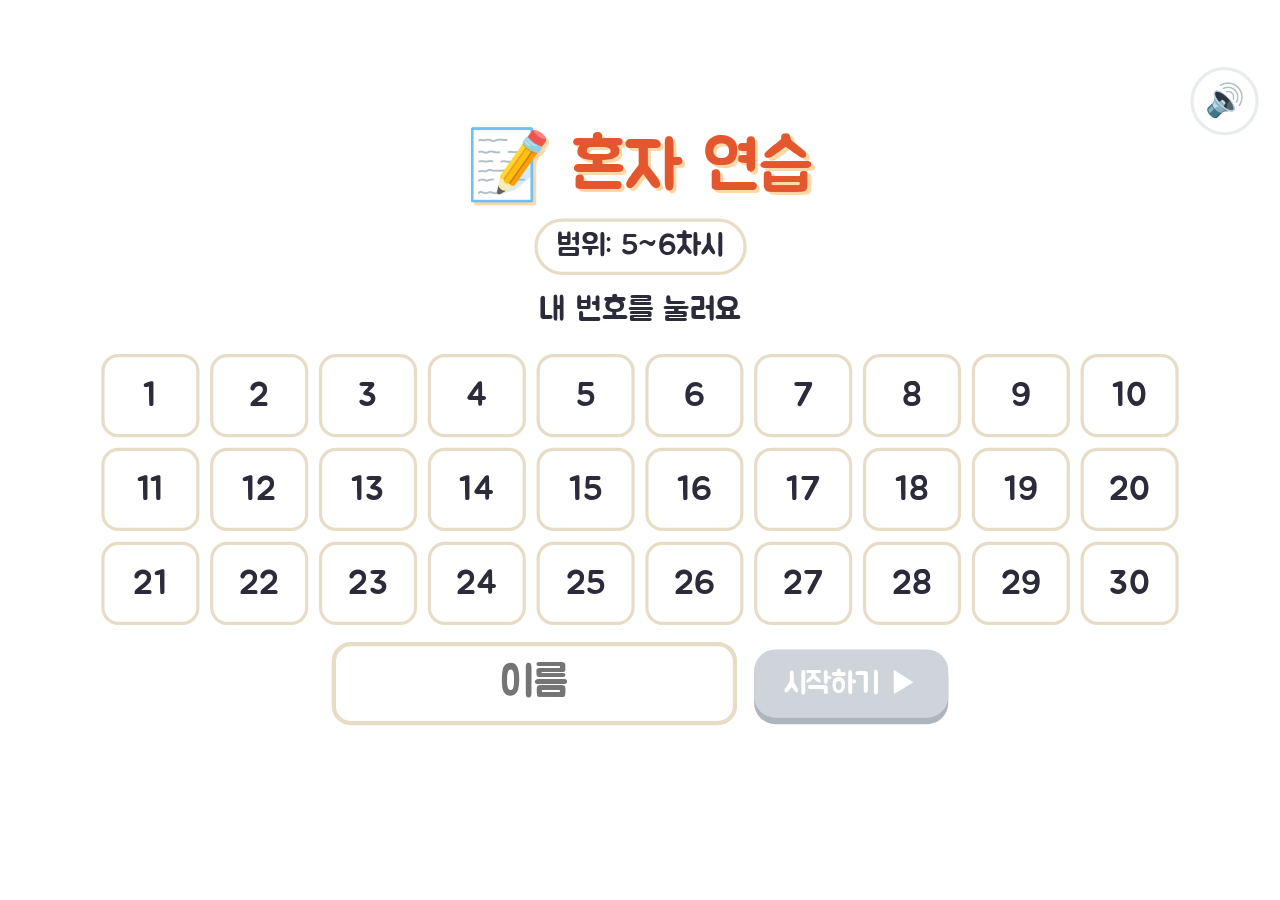
<file: practice.html>
<!DOCTYPE html>
<html lang="ko">
<head>
<meta charset="utf-8">
<meta name="viewport" content="width=device-width, initial-scale=1, maximum-scale=1, user-scalable=no">
<title>가능성 레이스 · 혼자 연습</title>
<link rel="preconnect" href="https://fonts.googleapis.com">
<link rel="stylesheet" href="https://fonts.googleapis.com/css2?family=Jua&display=swap">
<link rel="stylesheet" href="css/style.css">
</head>
<body>
<div id="stage">
  <button class="iconbtn" id="mute" style="right:20px;top:16px"></button>

  <!-- 시작 -->
  <section class="screen active center" id="s-start">
    <h1>📝 혼자 연습</h1>
    <div class="pill" id="range-lab" style="font-size:28px">범위: 5~6차시</div>
    <p style="font-size:30px;margin-top:14px">내 번호를 눌러요</p>
    <div class="numgrid" id="nums"></div>
    <div class="row" style="justify-content:center">
      <input class="field" id="name" maxlength="8" placeholder="이름" autocomplete="off">
      <button class="btn" id="start" disabled>시작하기 ▶</button>
    </div>
    <p class="sub" id="grade-now" style="font-size:24px;margin-top:12px">&nbsp;</p>
  </section>

  <!-- 문제 -->
  <section class="screen" id="s-quiz">
    <div class="topbar" style="padding-right:80px">
      <span class="pill" id="q-no">1 / 10</span>
      <span class="pill" id="q-lesson">5차시</span>
      <span class="grow"></span>
      <span class="pill hot" id="q-score">맞힌 문제 0</span>
      <a class="pill" href="index.html" id="home-link" style="text-decoration:none;color:inherit">🏠 처음</a>
    </div>
    <div class="prompt" id="q-prompt"></div>
    <div id="q-body" style="flex:1;display:flex;flex-direction:column;min-height:0"></div>
    <div class="fb" id="fb">
      <div class="result-big" id="fb-title"></div>
      <div style="font-size:30px;margin-bottom:12px" id="fb-ans"></div>
      <div id="fb-exp" style="width:100%;max-width:1000px"></div>
      <button class="btn" id="fb-next" style="margin-top:22px">다음 문제 ▶</button>
    </div>
  </section>

  <!-- 결과 -->
  <section class="screen center" id="s-result">
    <h2 id="r-title">다 풀었어요!</h2>
    <div class="stars" id="r-stars"></div>
    <div style="font-size:52px" id="r-score"></div>
    <p style="font-size:28px" id="r-detail"></p>
    <div class="grade" id="r-grade"></div>
    <p class="sub" id="r-next" style="font-size:22px"></p>
    <div class="row" style="margin-top:22px">
      <button class="btn" id="r-retry">🔁 틀린 문제 다시 풀기</button>
      <button class="btn blue" id="r-new">✨ 새 문제 10개</button>
      <a class="btn white" href="index.html" id="r-home" style="text-decoration:none">🏠 처음으로</a>
    </div>
  </section>
</div>

<script type="module">
import { generate, parseRange, rangeLabel, isCorrect, answerText } from './js/questions.js';
import { $, esc, fmt, show, sfx, muteButton, mountChoices, markChoices, explainHTML, store, fitStage } from './js/common.js';

fitStage($('#stage'), 1200, 750);
muteButton($('#mute'));

const range = parseRange(new URLSearchParams(location.search).get('range') || '5,6');
const rq = new URLSearchParams(location.search).get('range');
$('#range-lab').textContent = '범위: ' + rangeLabel(range);
if (rq) $('#home-link').href = $('#r-home').href = 'index.html?range=' + encodeURIComponent(rq);

const GRADES = [
  { min: 0, name: '🌱 새싹 러너' }, { min: 30, name: '🏃 달리기 선수' },
  { min: 80, name: '🏅 국가대표' }, { min: 150, name: '👑 전설의 러너' }
];
const gradeOf = (n) => { let g = GRADES[0], next = null; for (let i = 0; i < GRADES.length; i++) { if (n >= GRADES[i].min) { g = GRADES[i]; next = GRADES[i + 1] || null; } } return { g, next }; };

let num = store.get('pr_practice_num', null);
let name = store.get('pr_practice_name', '');
const keyOf = () => `pr_practice_total_${num}_${name}`;

// 번호 버튼
$('#nums').innerHTML = Array.from({ length: 30 }, (_, i) => `<button data-n="${i + 1}">${i + 1}</button>`).join('');
const paintNum = () => document.querySelectorAll('#nums button').forEach(b => b.classList.toggle('on', +b.dataset.n === num));
document.querySelectorAll('#nums button').forEach(b => b.addEventListener('click', () => { num = +b.dataset.n; sfx.tap(); paintNum(); check(); }));
$('#name').value = name;
$('#name').addEventListener('input', check);
function check() {
  name = $('#name').value.trim();
  $('#start').disabled = !(num && name);
  if (num && name) {
    const t = store.get(keyOf(), 0), { g } = gradeOf(t);
    $('#grade-now').textContent = `지금까지 맞힌 문제 ${t}개 · ${g.name}`;
  } else $('#grade-now').innerHTML = '&nbsp;';
}
paintNum(); check();

let list = [], idx = 0, right = 0, wrong = [], isRetry = false;

$('#start').addEventListener('click', () => {
  store.set('pr_practice_num', num); store.set('pr_practice_name', name);
  begin(generate(range, 10, Date.now() ^ Math.floor(Math.random() * 1e9)), false);
});
$('#r-new').addEventListener('click', () => begin(generate(range, 10, Date.now() ^ Math.floor(Math.random() * 1e9)), false));
$('#r-retry').addEventListener('click', () => begin(wrong.slice(), true));

function begin(qs, retry) {
  list = qs; idx = 0; right = 0; wrong = []; isRetry = retry;
  sfx.start(); show('s-quiz'); renderQ();
}
function renderQ() {
  const q = list[idx];
  $('#q-no').textContent = `${idx + 1} / ${list.length}`;
  $('#q-lesson').textContent = `${q.lesson}차시`;
  $('#q-score').textContent = `맞힌 문제 ${right}`;
  $('#q-prompt').innerHTML = fmt(q.prompt);
  $('#fb').classList.remove('on');
  mountChoices($('#q-body'), q, (choice) => feedback(q, choice));
}
function feedback(q, choice) {
  const ok = isCorrect(q, choice);
  if (ok) { right++; sfx.correct(); } else { wrong.push(q); sfx.wrong(); }
  markChoices($('#q-body'), q, choice);
  setTimeout(() => {
    $('#fb-title').textContent = ok ? '⭕ 정답!' : '😢 아쉬워요!';
    $('#fb-title').className = 'result-big ' + (ok ? 'ok' : 'no');
    $('#fb-ans').innerHTML = ok ? '' : `정답은 <b style="color:#2fb36d">${fmt(answerText(q))}</b>`;
    $('#fb-exp').innerHTML = explainHTML(q, { pics: true });
    $('#fb-next').textContent = idx + 1 < list.length ? '다음 문제 ▶' : '결과 보기 🏁';
    $('#fb').classList.add('on');
  }, 700);
}
$('#fb-next').addEventListener('click', () => {
  sfx.tap();
  idx++;
  if (idx < list.length) renderQ(); else finish();
});
function finish() {
  const n = list.length;
  let total = store.get(keyOf(), 0);
  if (!isRetry) { total += right; store.set(keyOf(), total); }
  const stars = n === 10 ? (right >= 9 ? 3 : right >= 7 ? 2 : right >= 4 ? 1 : 0) : Math.round(3 * right / n);
  $('#r-title').textContent = isRetry ? '다시 풀기 끝!' : '다 풀었어요!';
  $('#r-stars').innerHTML = [0, 1, 2].map(i => `<span class="${i < stars ? '' : 'off'}">⭐</span>`).join('');
  $('#r-score').textContent = `${Math.round(right / n * 100)}점`;
  $('#r-detail').textContent = `${n}문제 중 ${right}문제 맞혔어요` + (isRetry ? ' (다시 풀기는 누적에 안 들어가요)' : '');
  const { g, next } = gradeOf(total);
  $('#r-grade').textContent = `${esc(name)} · 누적 ${total}개 · ${g.name}`;
  $('#r-next').textContent = next ? `${next.min - total}개 더 맞히면 ${next.name}!` : '최고 등급이에요! 멋져요!';
  $('#r-retry').style.display = wrong.length ? '' : 'none';
  if (stars === 3) sfx.fanfare(); else sfx.start();
  show('s-result');
}
</script>
</body>
</html>
</file>
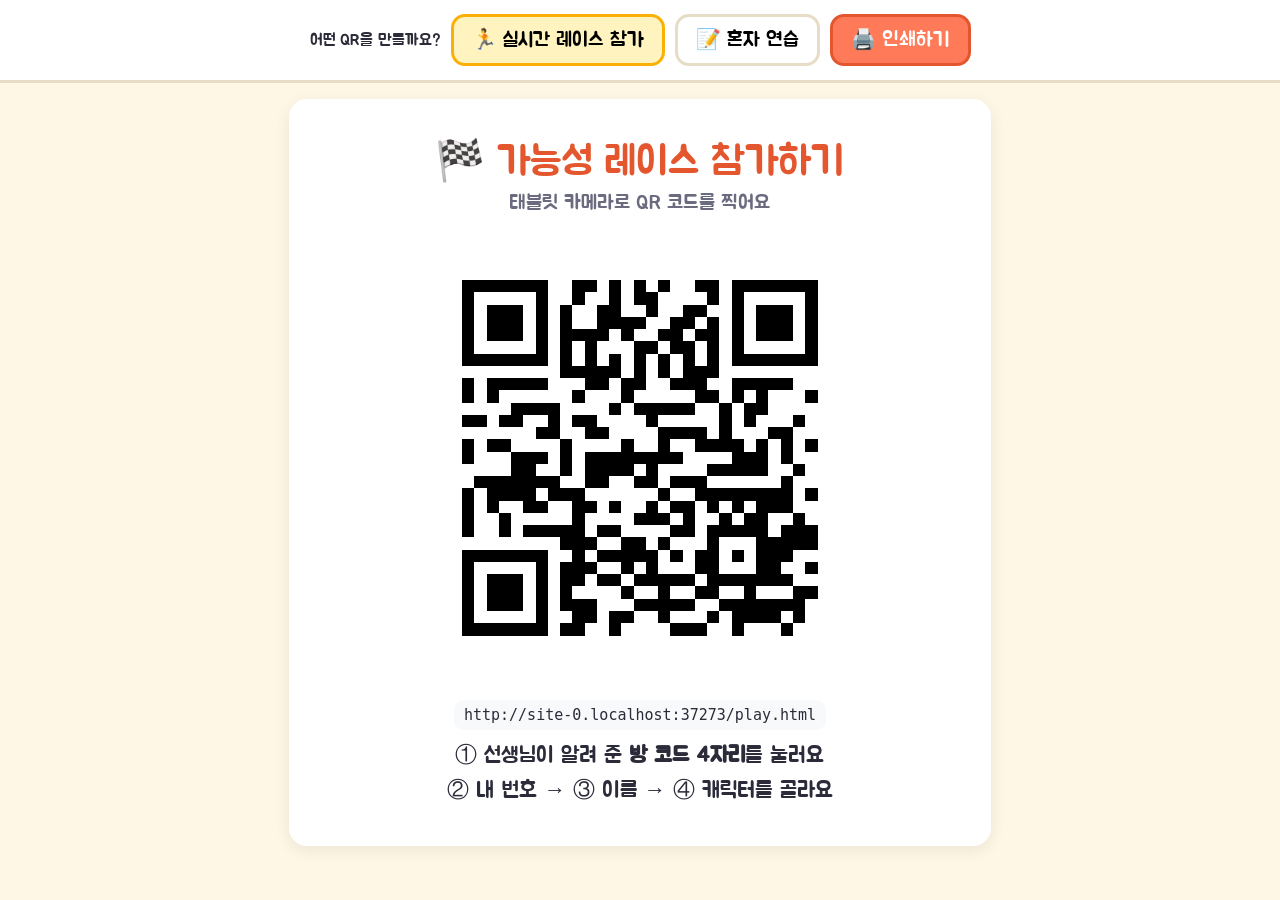
<file: qr.html>
<!DOCTYPE html>
<html lang="ko">
<head>
<meta charset="utf-8">
<meta name="viewport" content="width=device-width, initial-scale=1">
<title>가능성 레이스 · QR 코드</title>
<link rel="preconnect" href="https://fonts.googleapis.com">
<link rel="stylesheet" href="https://fonts.googleapis.com/css2?family=Jua&display=swap">
<style>
  @page { size: A4 portrait; margin: 12mm; }
  * { box-sizing: border-box; }
  body { margin: 0; font-family: 'Jua', 'Malgun Gothic', sans-serif; background: #fff7e6; color: #2b2b3a; }
  .bar { display: flex; gap: 10px; align-items: center; justify-content: center; flex-wrap: wrap; padding: 14px; background: #fff; border-bottom: 3px solid #e7dcc6; position: sticky; top: 0; }
  .bar button { font-family: inherit; font-size: 20px; min-height: 52px; padding: 6px 18px; border-radius: 14px; border: 3px solid #e7dcc6; background: #fff; cursor: pointer; }
  .bar button.on { background: #fff3bf; border-color: #fab005; }
  .bar button.print { background: #ff7a59; color: #fff; border-color: #e4572e; }
  .sheet { width: 186mm; margin: 16px auto; background: #fff; border-radius: 18px; padding: 10mm; text-align: center; box-shadow: 0 4px 16px rgba(0,0,0,.08); }
  h1 { font-weight: normal; font-size: 40px; margin: 0; color: #e4572e; }
  .sub { color: #6b6b80; font-size: 20px; margin: 4px 0 10px; }
  .qr { width: 120mm; height: 120mm; margin: 4mm auto; }
  .qr svg { width: 100%; height: 100%; }
  .url { font-family: Consolas, monospace; font-size: 15px; word-break: break-all; background: #f8f9fa; border-radius: 10px; padding: 6px 10px; display: inline-block; }
  .steps { font-size: 22px; line-height: 1.6; margin-top: 8px; }
  .code { font-size: 30px; color: #e4572e; }
  .small { display: flex; gap: 8mm; justify-content: center; margin-top: 4mm; }
  .small .qr { width: 70mm; height: 70mm; }
  @media print {
    body { background: #fff; }
    .bar { display: none; }
    .sheet { box-shadow: none; margin: 0 auto; padding: 0; }
  }
</style>
</head>
<body>
<div class="bar">
  <span>어떤 QR을 만들까요?</span>
  <button data-kind="race" class="on">🏃 실시간 레이스 참가</button>
  <button data-kind="practice">📝 혼자 연습</button>
  <span id="range-box" style="display:none">
    <button data-range="5">5차시</button>
    <button data-range="5,6" class="on">5~6차시</button>
    <button data-range="5,6,7">5~7차시</button>
  </span>
  <button class="print" onclick="window.print()">🖨️ 인쇄하기</button>
</div>
<div class="sheet" id="sheet"></div>

<script type="module">
import { qrSVG } from './js/qr.js';
import { rangeLabel, parseRange } from './js/questions.js';

const base = location.href.replace(/qr\.html.*$/, '');
const params = new URLSearchParams(location.search);
let kind = params.get('kind') === 'practice' ? 'practice' : 'race';
let range = params.get('range') || '5,6';
const code = (params.get('code') || '').replace(/\D/g, '').slice(0, 4);

function paint() {
  document.querySelectorAll('[data-kind]').forEach(b => b.classList.toggle('on', b.dataset.kind === kind));
  document.querySelectorAll('[data-range]').forEach(b => b.classList.toggle('on', b.dataset.range === range));
  document.getElementById('range-box').style.display = kind === 'practice' ? '' : 'none';
  let url, html;
  if (kind === 'race') {
    url = base + 'play.html' + (code ? '?code=' + code : '');
    html = `<h1>🏁 가능성 레이스 참가하기</h1>
      <p class="sub">태블릿 카메라로 QR 코드를 찍어요</p>
      <div class="qr">${qrSVG(url)}</div>
      <div class="url">${url}</div>
      <div class="steps">${code ? `방 코드 <b class="code">${code}</b> 가 자동으로 들어가요<br>` : '① 선생님이 알려 준 <b>방 코드 4자리</b>를 눌러요<br>'}
      ② 내 번호 → ③ 이름 → ④ 캐릭터를 골라요</div>`;
  } else {
    url = base + 'practice.html?range=' + range;
    html = `<h1>📝 가능성 레이스 혼자 연습</h1>
      <p class="sub">범위: ${rangeLabel(parseRange(range))} · 10문제 · 바로 해설</p>
      <div class="qr">${qrSVG(url)}</div>
      <div class="url">${url}</div>
      <div class="steps">번호와 이름을 쓰고 10문제를 풀어요.<br>맞힌 문제가 쌓이면 등급이 올라가요! 🌱→🏃→🏅→👑</div>`;
  }
  document.getElementById('sheet').innerHTML = html;
  const q = new URLSearchParams({ kind, ...(kind === 'practice' ? { range } : {}), ...(code ? { code } : {}) });
  history.replaceState(null, '', 'qr.html?' + q);
}
document.querySelectorAll('[data-kind]').forEach(b => b.addEventListener('click', () => { kind = b.dataset.kind; paint(); }));
document.querySelectorAll('[data-range]').forEach(b => b.addEventListener('click', () => { range = b.dataset.range; paint(); }));
paint();
</script>
</body>
</html>
</file>
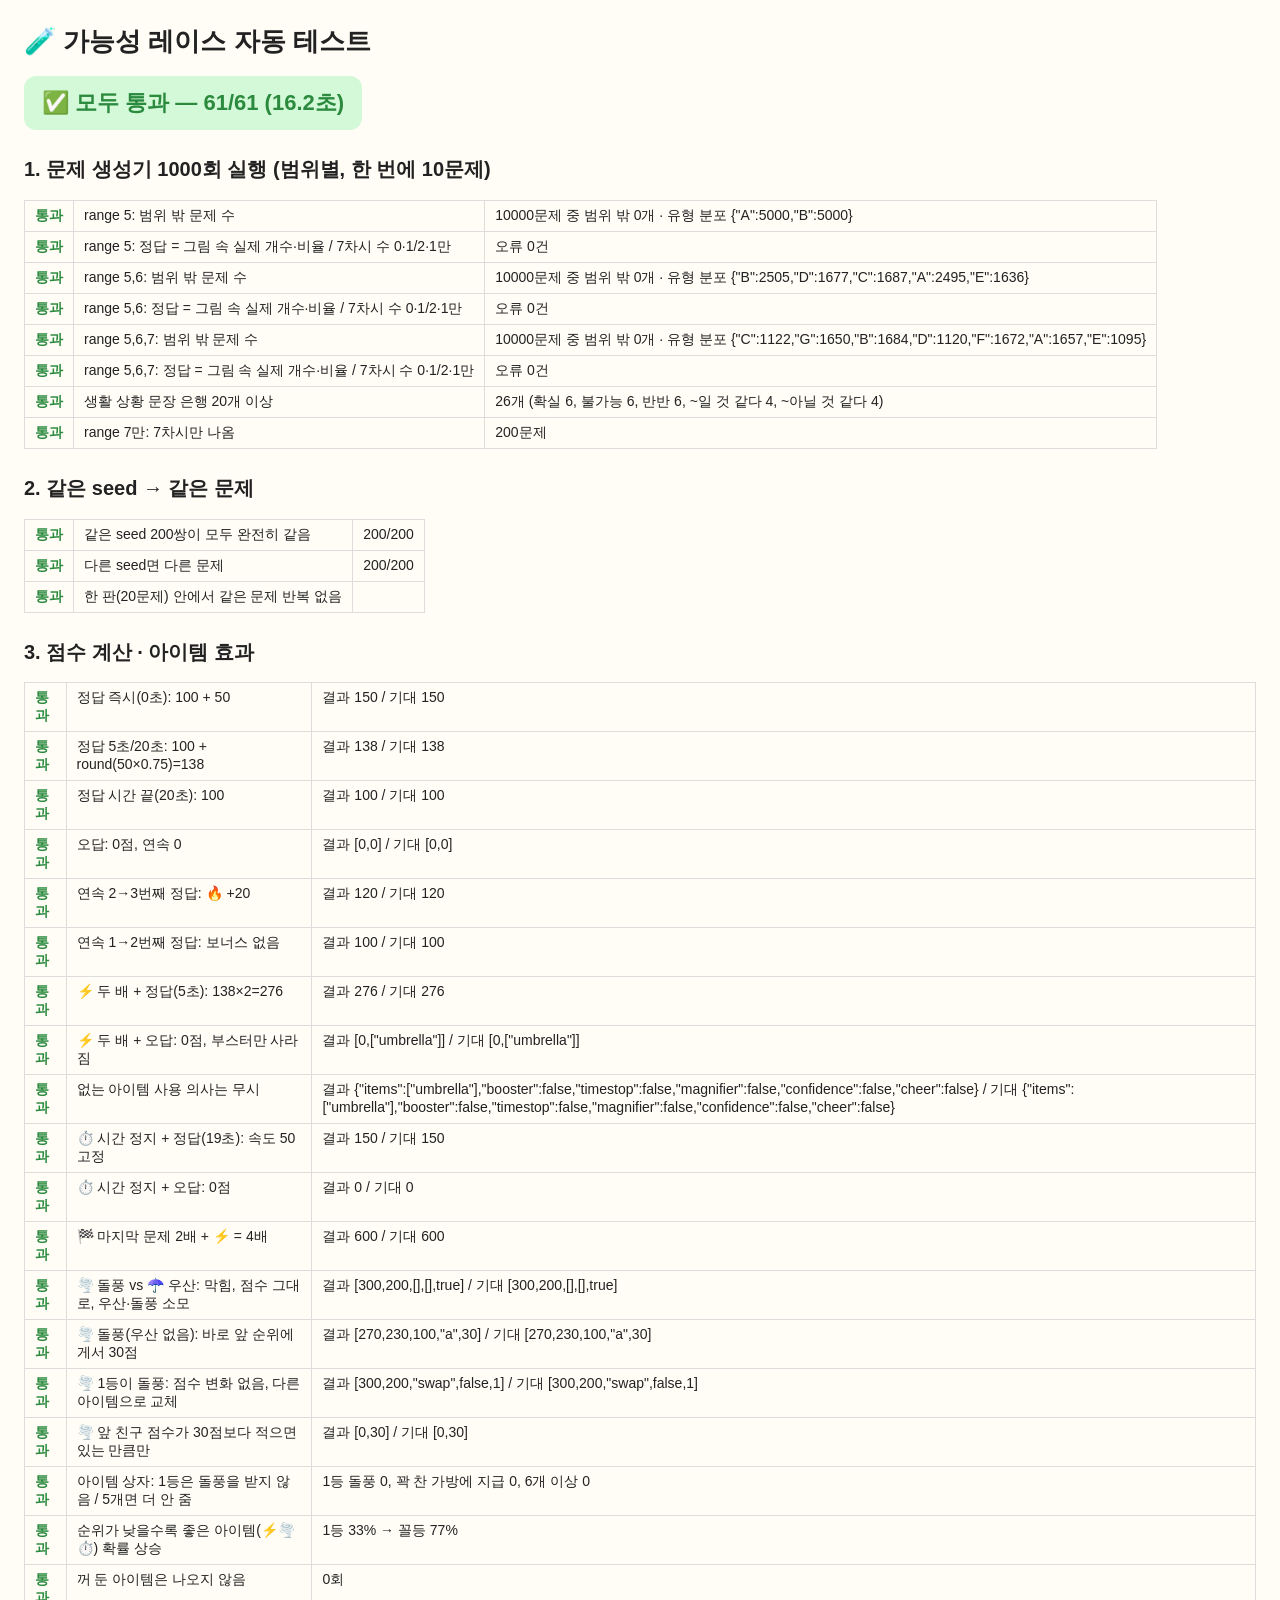
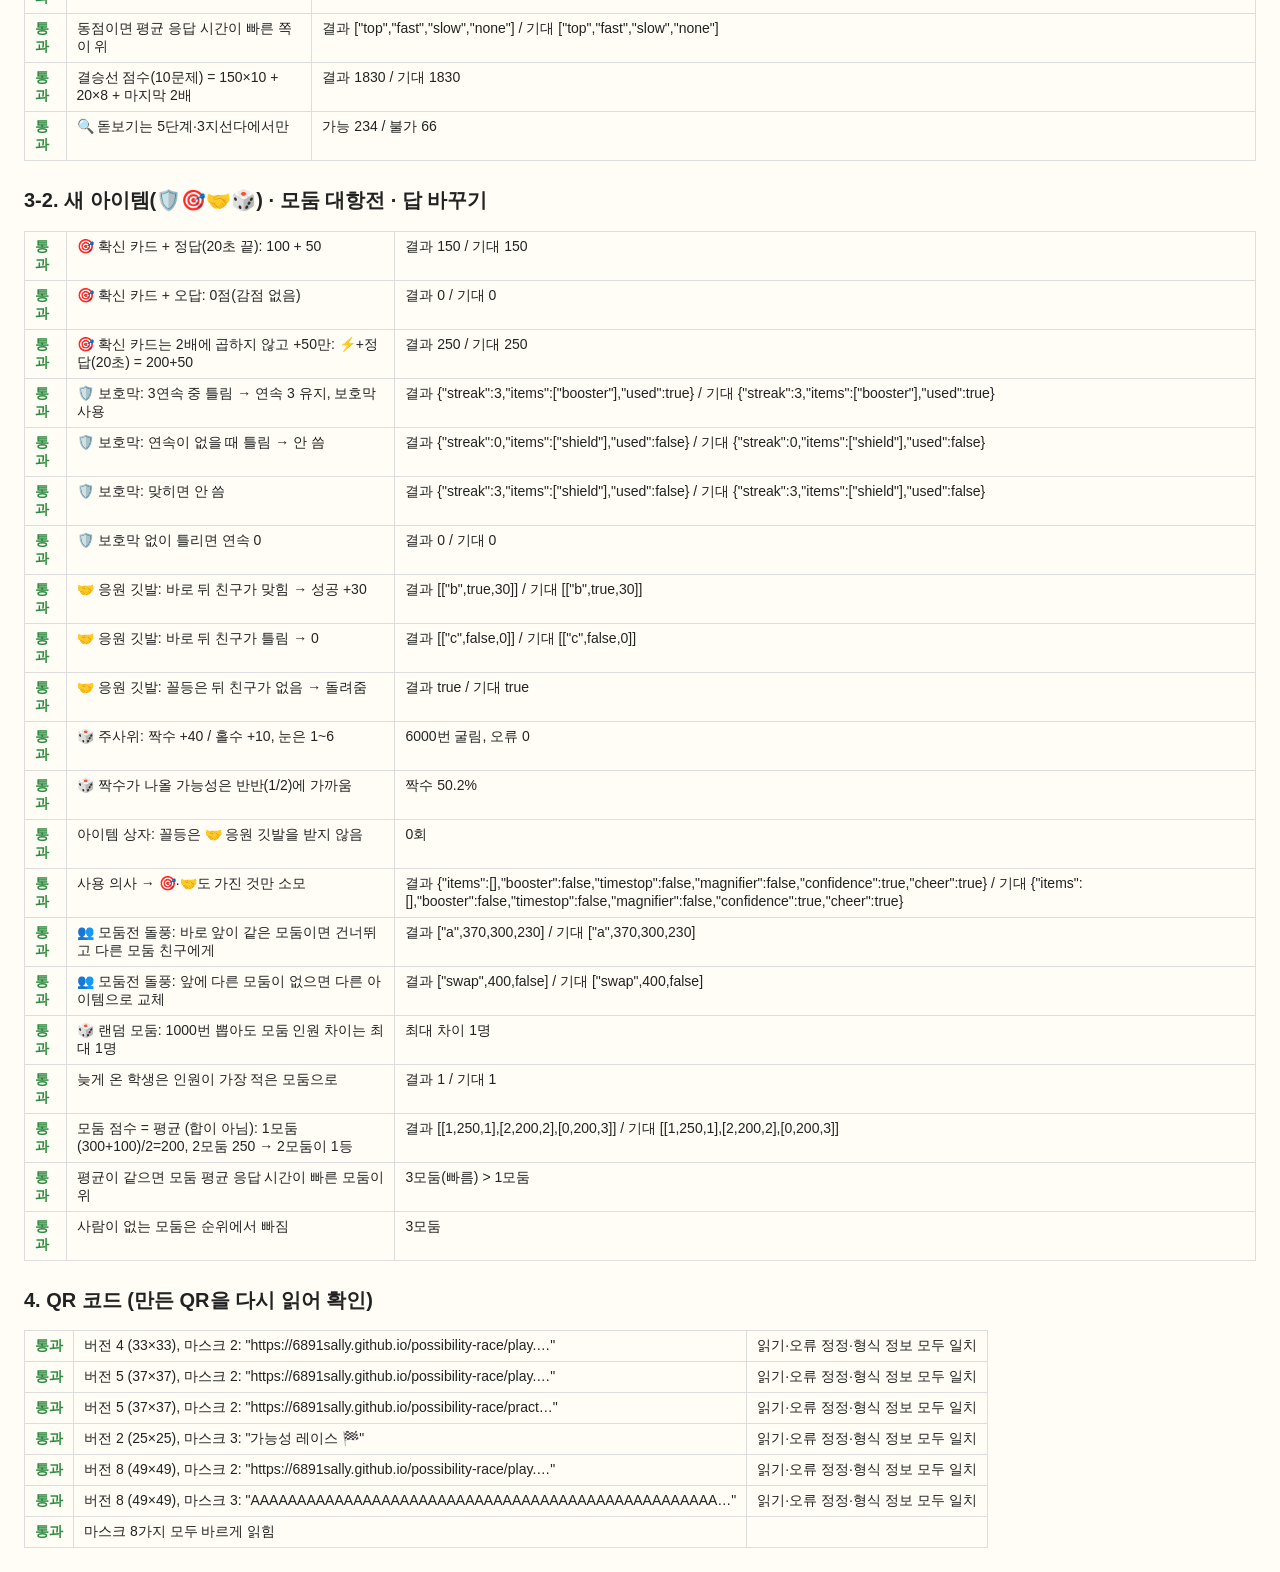
<file: test.html>
<!DOCTYPE html>
<html lang="ko">
<head>
<meta charset="utf-8">
<title>가능성 레이스 · 자동 테스트</title>
<style>
  body { font-family: 'Malgun Gothic', sans-serif; margin: 24px; background: #fffdf6; color: #222; overflow: auto; }
  h1 { font-size: 26px; } h2 { font-size: 20px; margin-top: 26px; }
  table { border-collapse: collapse; margin-top: 8px; }
  td, th { border: 1px solid #ddd; padding: 6px 10px; font-size: 14px; text-align: left; vertical-align: top; }
  .ok { color: #2b8a3e; font-weight: bold; } .bad { color: #e03131; font-weight: bold; }
  #summary { font-size: 22px; padding: 12px 18px; border-radius: 12px; display: inline-block; }
  #summary.ok { background: #d3f9d8; } #summary.bad { background: #ffe3e3; }
  pre { background: #f8f9fa; padding: 8px; font-size: 12px; max-width: 1100px; white-space: pre-wrap; }
</style>
</head>
<body>
<h1>🧪 가능성 레이스 자동 테스트</h1>
<div id="summary">실행 중…</div>
<div id="out"></div>
<script type="module">
import { generate, isCorrect, BANK, COLORS, LEVELS } from './js/questions.js';
import { calcGain, rankPlayers, applyGusts, grantItems, consumeItems, pickItem, maxScore, magnifierOK, ITEM_KEYS,
  applyShield, resolveCheers, rollDice, assignTeams, smallestTeam, teamStandings } from './js/game.js';
import { makeRng } from './js/questions.js';
import { qrMatrix } from './js/qr.js';

const out = document.getElementById('out');
const results = [];
function section(t) { out.insertAdjacentHTML('beforeend', `<h2>${t}</h2><table><tbody></tbody></table>`); return out.lastElementChild.querySelector('tbody'); }
function row(tb, name, pass, detail = '') {
  results.push(pass);
  tb.insertAdjacentHTML('beforeend', `<tr><td class="${pass ? 'ok' : 'bad'}">${pass ? '통과' : '실패'}</td><td>${name}</td><td>${detail}</td></tr>`);
}

// ---- 그림(SVG)에서 직접 개수 세기: 생성기 내부 값이 아니라 실제로 그려진 것을 확인 ----
const parser = new DOMParser();
function countSvg(svg) {
  const doc = parser.parseFromString(svg, 'image/svg+xml');
  const m = {};
  doc.querySelectorAll('[data-c]').forEach(e => { const c = e.getAttribute('data-c'); m[c] = (m[c] || 0) + 1; });
  const total = Object.values(m).reduce((a, b) => a + b, 0);
  return { m, total };
}
// 가능성 → 4분의 몇 (애매한 비율이면 null)
function quarter(t, total) { const r = t / total * 4; return Number.isInteger(r) ? r : null; }
// 테스트가 독립적으로 가진 주사위 판정표
const DIE = { even: [2, 4, 6], odd: [1, 3, 5], eq7: [], le6: [1, 2, 3, 4, 5, 6], le3: [1, 2, 3], ge4: [4, 5, 6], ge1: [1, 2, 3, 4, 5, 6], eq0: [] };
const NUMSET = ['0', '1/2', '1'];
const q2num = { 0: '0', 2: '1/2', 4: '1' };

function verify(q, err) {
  const objQ = (svg, target) => {
    const { m, total } = countSvg(svg);
    const t = m[target] || 0;
    const qq = quarter(t, total);
    if (qq == null) err.push(`애매한 비율 ${t}/${total} (${q.id})`);
    return { qq, total, colors: Object.keys(m).length };
  };
  switch (q.type) {
    case 'A': {
      const target = q.meta.objs[0].target;
      const { qq, total } = objQ(q.svg, target);
      if (![4, 8].includes(total)) err.push(`A 총 개수 ${total}`);
      if (qq !== q.answer) err.push(`A 정답 불일치 ${q.id}: 그림 ${qq}, 정답 ${q.answer}`);
      if (q.choices.length !== 5) err.push('A 보기 5개 아님');
      break;
    }
    case 'B': {
      const b = BANK[q.meta.bank];
      if (!b || b.q !== q.answer || !q.prompt.startsWith(b.s)) err.push(`B 문장 은행 불일치 ${q.id}`);
      break;
    }
    case 'C': case 'D': case 'E': {
      const target = q.meta.objs[0].target;
      const qs = q.choices.map((c, i) => {
        const r = objQ(c.svg, target);
        if (q.meta.objs[i].form === 'spinner' && ![2, 4, 8].includes(r.total)) err.push(`회전판 칸 수 ${r.total}`);
        if (q.meta.objs[i].form === 'bag' && ![4, 8].includes(r.total)) err.push(`주머니 개수 ${r.total}`);
        return r.qq;
      });
      if (new Set(qs).size !== qs.length) err.push(`${q.type} 가능성이 같은 물건이 있음 ${q.id}`);
      let exp;
      if (q.type === 'C') {
        const a = q.meta.ask;
        if (a === 'highest') exp = qs.indexOf(Math.max(...qs));
        else if (a === 'lowest') exp = qs.indexOf(Math.min(...qs));
        else { const v = { half: 2, certain: 4, impossible: 0 }[a]; exp = qs.indexOf(v); if (qs.filter(x => x === v).length !== 1) err.push('C 해당 물건이 1개가 아님'); }
        if (exp !== q.answer) err.push(`C 정답 불일치 ${q.id}`);
        const word = { highest: '가장 높은', lowest: '가장 낮은', half: '반반인', certain: '확실한', impossible: '불가능한' }[a];
        if (!q.prompt.includes(word)) err.push('C 질문에 조건 없음');
      } else if (q.type === 'D') {
        exp = [0, 1, 2].sort((a, b) => qs[b] - qs[a]);
        if (exp.join() !== q.answer.join()) err.push(`D 순서 불일치 ${q.id}`);
        if (!isCorrect(q, exp.join(','))) err.push('D 판정 함수 오류');
      } else {
        exp = qs[0] > qs[1] ? 0 : 1;
        if (exp !== q.answer) err.push(`E 정답 불일치 ${q.id}`);
      }
      if (!q.prompt.includes(COLORS[target].name)) err.push('질문에 색 이름 없음');
      break;
    }
    case 'F': {
      let val;
      if (q.meta.form === 'coin') val = q.meta.event === 'any' ? '1' : '1/2';
      else if (q.meta.form === 'die') { const n = DIE[q.meta.event].length; val = n === 0 ? '0' : n === 3 ? '1/2' : n === 6 ? '1' : 'X'; }
      else { const r = objQ(q.svg, q.meta.objs[0].target); val = q2num[r.qq] || 'X'; }
      if (q.choices[q.answer].v !== val) err.push(`F 정답 불일치 ${q.id}: 기대 ${val}, 정답 ${q.choices[q.answer].v}`);
      break;
    }
    case 'G': {
      const c = q.choices[q.answer];
      if (q.meta.v === 'w2n' && c.v !== q2num[q.meta.q]) err.push('G 말→수 오류');
      if (q.meta.v === 'n2w' && c.v !== q.meta.q) err.push('G 수→말 오류');
      if (q.meta.v === 'pair') {
        q.choices.forEach((p, i) => { const right = q2num[p.w] === p.v; if (right !== (i === q.answer)) err.push('G 짝짓기 보기 오류'); });
      }
      break;
    }
  }
  // 7차시 수 검사
  if (q.lesson === 7) {
    q.choices.forEach(c => { if (c.t === 'num' || c.t === 'pair') { if (!NUMSET.includes(c.v)) err.push(`7차시 허용 안 된 수 ${c.v}`); } });
    if (q.choices.some(c => c.t === 'level' && ![0, 2, 4].includes(c.v))) err.push('7차시에 5단계 말 사용');
    const txt = q.prompt + ' ' + q.explain + ' ' + q.choices.map(c => c.v ?? '').join(' ');
    const fr = (txt.match(/\d+\s*\/\s*\d+/g) || []).filter(f => f.replace(/\s/g, '') !== '1/2');
    if (fr.length) err.push(`7차시 다른 분수 ${fr.join(',')}`);
    if (/분의/.test(txt)) err.push('7차시 "분의" 표현');
  }
  // 모든 차시: 1/2 외 분수 금지
  const all = q.prompt + q.explain;
  const fr2 = (all.match(/\d+\s*\/\s*\d+/g) || []).filter(f => f.replace(/\s/g, '') !== '1/2');
  if (fr2.length) err.push(`분수 사용 ${fr2.join(',')}`);
  if (!q.explain) err.push('해설 없음');
}

// ---------- 1. 범위별 1000회 ----------
const t0 = performance.now();
const tb1 = section('1. 문제 생성기 1000회 실행 (범위별, 한 번에 10문제)');
for (const range of [[5], [5, 6], [5, 6, 7]]) {
  let outOf = 0, n = 0; const err = []; const typeCount = {};
  for (let s = 0; s < 1000; s++) {
    const list = generate(range, 10, 100000 + s * 7919);
    for (const q of list) {
      n++;
      if (!range.includes(q.lesson)) outOf++;
      typeCount[q.type] = (typeCount[q.type] || 0) + 1;
      const e = []; verify(q, e);
      if (e.length && err.length < 20) err.push(...e);
      if (e.length) err.count = (err.count || 0) + e.length;
    }
  }
  row(tb1, `range ${range.join(',')}: 범위 밖 문제 수`, outOf === 0, `${n}문제 중 범위 밖 ${outOf}개 · 유형 분포 ${JSON.stringify(typeCount)}`);
  row(tb1, `range ${range.join(',')}: 정답 = 그림 속 실제 개수·비율 / 7차시 수 0·1/2·1만`, !err.length, err.length ? `<pre>${err.count}건\n${err.slice(0, 20).join('\n')}</pre>` : '오류 0건');
}
row(tb1, '생활 상황 문장 은행 20개 이상', BANK.length >= 20, `${BANK.length}개 (확실 ${BANK.filter(b => b.q === 4).length}, 불가능 ${BANK.filter(b => b.q === 0).length}, 반반 ${BANK.filter(b => b.q === 2).length}, ~일 것 같다 ${BANK.filter(b => b.q === 3).length}, ~아닐 것 같다 ${BANK.filter(b => b.q === 1).length})`);
{
  const ls = generate([7], 200, 42);
  row(tb1, 'range 7만: 7차시만 나옴', ls.every(q => q.lesson === 7), `${ls.length}문제`);
}

// ---------- 2. 같은 seed ----------
const tb2 = section('2. 같은 seed → 같은 문제');
{
  let same = 0, diff = 0;
  for (let s = 0; s < 200; s++) {
    const a = JSON.stringify(generate([5, 6, 7], 20, s * 31 + 1));
    const b = JSON.stringify(generate([5, 6, 7], 20, s * 31 + 1));
    const c = JSON.stringify(generate([5, 6, 7], 20, s * 31 + 2));
    if (a === b) same++;
    if (a !== c) diff++;
  }
  row(tb2, '같은 seed 200쌍이 모두 완전히 같음', same === 200, `${same}/200`);
  row(tb2, '다른 seed면 다른 문제', diff === 200, `${diff}/200`);
  const big = generate([5, 6], 20, 12345);
  row(tb2, '한 판(20문제) 안에서 같은 문제 반복 없음', new Set(big.map(q => q.sig)).size === 20, '');
}

// ---------- 3. 점수·아이템 단위 테스트 ----------
const tb3 = section('3. 점수 계산 · 아이템 효과');
const eq = (name, got, exp) => row(tb3, name, JSON.stringify(got) === JSON.stringify(exp), `결과 ${JSON.stringify(got)} / 기대 ${JSON.stringify(exp)}`);
eq('정답 즉시(0초): 100 + 50', calcGain({ correct: true, elapsedMs: 0, limitMs: 20000 }).gained, 150);
eq('정답 5초/20초: 100 + round(50×0.75)=138', calcGain({ correct: true, elapsedMs: 5000, limitMs: 20000 }).gained, 138);
eq('정답 시간 끝(20초): 100', calcGain({ correct: true, elapsedMs: 20000, limitMs: 20000 }).gained, 100);
eq('오답: 0점, 연속 0', [calcGain({ correct: false, elapsedMs: 1000, limitMs: 20000, streakBefore: 4 }).gained, calcGain({ correct: false, elapsedMs: 1000, limitMs: 20000, streakBefore: 4 }).streak], [0, 0]);
eq('연속 2→3번째 정답: 🔥 +20', calcGain({ correct: true, elapsedMs: 20000, limitMs: 20000, streakBefore: 2 }).gained, 120);
eq('연속 1→2번째 정답: 보너스 없음', calcGain({ correct: true, elapsedMs: 20000, limitMs: 20000, streakBefore: 1 }).gained, 100);
eq('⚡ 두 배 + 정답(5초): 138×2=276', calcGain({ correct: true, elapsedMs: 5000, limitMs: 20000, booster: true }).gained, 276);
{
  const u = consumeItems(['booster', 'umbrella'], { booster: { at: 1 } });
  const g = calcGain({ correct: false, elapsedMs: 5000, limitMs: 20000, booster: u.booster });
  eq('⚡ 두 배 + 오답: 0점, 부스터만 사라짐', [g.gained, u.items], [0, ['umbrella']]);
}
eq('없는 아이템 사용 의사는 무시', consumeItems(['umbrella'], { booster: { at: 1 } }), { items: ['umbrella'], booster: false, timestop: false, magnifier: false, confidence: false, cheer: false });
eq('⏱️ 시간 정지 + 정답(19초): 속도 50 고정', calcGain({ correct: true, elapsedMs: 19000, limitMs: 20000, timestop: true }).gained, 150);
eq('⏱️ 시간 정지 + 오답: 0점', calcGain({ correct: false, elapsedMs: 1000, limitMs: 20000, timestop: true }).gained, 0);
eq('🏁 마지막 문제 2배 + ⚡ = 4배', calcGain({ correct: true, elapsedMs: 0, limitMs: 20000, booster: true, spurt: true }).gained, 600);
{
  const P = () => ({ a: { score: 300, items: ['umbrella'] }, b: { score: 200, items: ['gust'] }, c: { score: 100, items: [] } });
  let p = P(); let ev = applyGusts(p, ['a', 'b', 'c'], ['b'], makeRng(1), { booster: 1, gust: 1, umbrella: 1, magnifier: 1, timestop: 1 });
  eq('🌪️ 돌풍 vs ☂️ 우산: 막힘, 점수 그대로, 우산·돌풍 소모', [p.a.score, p.b.score, p.a.items, p.b.items, ev[0].blocked], [300, 200, [], [], true]);
  p = P(); p.a.items = []; ev = applyGusts(p, ['a', 'b', 'c'], ['b'], makeRng(1), { booster: 1, gust: 1, umbrella: 1, magnifier: 1, timestop: 1 });
  eq('🌪️ 돌풍(우산 없음): 바로 앞 순위에게서 30점', [p.a.score, p.b.score, p.c.score, ev[0].to, ev[0].amount], [270, 230, 100, 'a', 30]);
  p = P(); p.a.items = ['gust']; ev = applyGusts(p, ['a', 'b', 'c'], ['a'], makeRng(3), { booster: 1, gust: 1, umbrella: 1, magnifier: 1, timestop: 1 });
  eq('🌪️ 1등이 돌풍: 점수 변화 없음, 다른 아이템으로 교체', [p.a.score, p.b.score, ev[0].type, p.a.items.includes('gust'), p.a.items.length], [300, 200, 'swap', false, 1]);
  p = { a: { score: 20, items: [] }, b: { score: 10, items: ['gust'] } };
  applyGusts(p, ['a', 'b'], ['b'], makeRng(1), { gust: 1 });
  eq('🌪️ 앞 친구 점수가 30점보다 적으면 있는 만큼만', [p.a.score, p.b.score], [0, 30]);
  let firstGust = 0, full = 0, tooMany = 0;
  for (let s = 0; s < 1000; s++) {
    const pl = { a: { items: [] }, b: { items: [] }, c: { items: ['umbrella', 'booster', 'gust', 'magnifier', 'timestop'] } };
    const gifts = grantItems(pl, ['a', 'b', 'c'], makeRng(s), { booster: 1, gust: 1, umbrella: 1, magnifier: 1, timestop: 1 });
    if (gifts.a === 'gust') firstGust++;
    if (gifts.c !== null) full++;
    if (Object.values(pl).some(x => x.items.length > 5)) tooMany++;
  }
  row(tb3, '아이템 상자: 1등은 돌풍을 받지 않음 / 5개면 더 안 줌', firstGust === 0 && full === 0 && tooMany === 0, `1등 돌풍 ${firstGust}, 꽉 찬 가방에 지급 ${full}, 6개 이상 ${tooMany}`);
  const good = (idx) => { let g = 0; const r = makeRng(9); for (let i = 0; i < 5000; i++) { const it = pickItem(r, idx, 20, { booster: 1, gust: 1, umbrella: 1, magnifier: 1, timestop: 1 }, idx === 0); if (['booster', 'gust', 'timestop'].includes(it)) g++; } return g / 5000; };
  const top = good(0), bottom = good(19);
  row(tb3, '순위가 낮을수록 좋은 아이템(⚡🌪️⏱️) 확률 상승', bottom > top + 0.15, `1등 ${(top * 100).toFixed(0)}% → 꼴등 ${(bottom * 100).toFixed(0)}%`);
  const off = { booster: true, gust: false, umbrella: true, magnifier: false, timestop: false };
  let bad = 0; const r2 = makeRng(5); for (let i = 0; i < 2000; i++) { const it = pickItem(r2, 3, 10, off, false); if (!off[it]) bad++; }
  row(tb3, '꺼 둔 아이템은 나오지 않음', bad === 0, `${bad}회`);
}
{
  const r = rankPlayers([
    { uid: 'slow', num: 1, score: 300, timeSum: 30000, answered: 3 },
    { uid: 'fast', num: 2, score: 300, timeSum: 9000, answered: 3 },
    { uid: 'top', num: 3, score: 400, timeSum: 60000, answered: 3 },
    { uid: 'none', num: 4, score: 0, timeSum: 0, answered: 0 }
  ]).map(p => p.uid);
  eq('동점이면 평균 응답 시간이 빠른 쪽이 위', r, ['top', 'fast', 'slow', 'none']);
}
eq('결승선 점수(10문제) = 150×10 + 20×8 + 마지막 2배', maxScore(10), 150 * 9 + 20 * 7 + (150 + 20) * 2);
{
  const qs = generate([5, 6, 7], 300, 77);
  const bad = qs.filter(q => magnifierOK(q) !== (q.kind !== 'order' && [3, 5].includes(q.choices.length)));
  row(tb3, '🔍 돋보기는 5단계·3지선다에서만', bad.length === 0 && qs.some(q => !magnifierOK(q)), `가능 ${qs.filter(magnifierOK).length} / 불가 ${qs.filter(q => !magnifierOK(q)).length}`);
}

// ---------- 3-2. 새 아이템 · 모둠 ----------
const tb5 = section('3-2. 새 아이템(🛡️🎯🤝🎲) · 모둠 대항전 · 답 바꾸기');
const eq5 = (name, got, exp) => row(tb5, name, JSON.stringify(got) === JSON.stringify(exp), `결과 ${JSON.stringify(got)} / 기대 ${JSON.stringify(exp)}`);
const ALL = Object.fromEntries(ITEM_KEYS.map(k => [k, true]));
eq5('🎯 확신 카드 + 정답(20초 끝): 100 + 50', calcGain({ correct: true, elapsedMs: 20000, limitMs: 20000, confidence: true }).gained, 150);
eq5('🎯 확신 카드 + 오답: 0점(감점 없음)', calcGain({ correct: false, elapsedMs: 1000, limitMs: 20000, confidence: true }).gained, 0);
eq5('🎯 확신 카드는 2배에 곱하지 않고 +50만: ⚡+정답(20초) = 200+50', calcGain({ correct: true, elapsedMs: 20000, limitMs: 20000, booster: true, confidence: true }).gained, 250);
eq5('🛡️ 보호막: 3연속 중 틀림 → 연속 3 유지, 보호막 사용', applyShield(3, false, ['shield', 'booster']), { streak: 3, items: ['booster'], used: true });
eq5('🛡️ 보호막: 연속이 없을 때 틀림 → 안 씀', applyShield(0, false, ['shield']), { streak: 0, items: ['shield'], used: false });
eq5('🛡️ 보호막: 맞히면 안 씀', applyShield(2, true, ['shield']), { streak: 3, items: ['shield'], used: false });
eq5('🛡️ 보호막 없이 틀리면 연속 0', applyShield(4, false, []).streak, 0);
eq5('🤝 응원 깃발: 바로 뒤 친구가 맞힘 → 성공 +30',
  resolveCheers(['a', 'b', 'c'], ['a'], { a: false, b: true, c: false }).map(e => [e.to, e.success, e.amount]), [['b', true, 30]]);
eq5('🤝 응원 깃발: 바로 뒤 친구가 틀림 → 0',
  resolveCheers(['a', 'b', 'c'], ['b'], { a: true, b: true, c: false }).map(e => [e.to, e.success, e.amount]), [['c', false, 0]]);
eq5('🤝 응원 깃발: 꼴등은 뒤 친구가 없음 → 돌려줌', resolveCheers(['a', 'b'], ['b'], {})[0].refund, true);
{
  const r = makeRng(2024); let even = 0, bad = 0; const N = 6000;
  for (let i = 0; i < N; i++) { const d = rollDice(r); if (d.n % 2 === 0) { even++; if (d.amount !== 40) bad++; } else if (d.amount !== 10) bad++; if (d.n < 1 || d.n > 6) bad++; }
  row(tb5, '🎲 주사위: 짝수 +40 / 홀수 +10, 눈은 1~6', bad === 0, `${N}번 굴림, 오류 ${bad}`);
  row(tb5, '🎲 짝수가 나올 가능성은 반반(1/2)에 가까움', Math.abs(even / N - 0.5) < 0.03, `짝수 ${(even / N * 100).toFixed(1)}%`);
}
{
  let cheerLast = 0;
  for (let s = 0; s < 1000; s++) { const g = grantItems({ a: { items: [] }, b: { items: [] }, c: { items: [] } }, ['a', 'b', 'c'], makeRng(s), ALL); if (g.c === 'cheer') cheerLast++; }
  row(tb5, '아이템 상자: 꼴등은 🤝 응원 깃발을 받지 않음', cheerLast === 0, `${cheerLast}회`);
  eq5('사용 의사 → 🎯·🤝도 가진 것만 소모', consumeItems(['confidence', 'cheer'], { confidence: { at: 1 }, cheer: { at: 1 }, booster: { at: 1 } }),
    { items: [], booster: false, timestop: false, magnifier: false, confidence: true, cheer: true });
}
{
  const p = { a: { score: 400, items: [] }, b: { score: 300, items: [] }, c: { score: 200, items: ['gust'] } };
  const ev = applyGusts(p, ['a', 'b', 'c'], ['c'], makeRng(1), ALL, { a: 0, b: 1, c: 1 });
  eq5('👥 모둠전 돌풍: 바로 앞이 같은 모둠이면 건너뛰고 다른 모둠 친구에게', [ev[0].to, p.a.score, p.b.score, p.c.score], ['a', 370, 300, 230]);
  const p2 = { a: { score: 400, items: [] }, c: { score: 200, items: ['gust'] } };
  const ev2 = applyGusts(p2, ['a', 'c'], ['c'], makeRng(1), ALL, { a: 1, c: 1 });
  eq5('👥 모둠전 돌풍: 앞에 다른 모둠이 없으면 다른 아이템으로 교체', [ev2[0].type, p2.a.score, p2.c.items.includes('gust')], ['swap', 400, false]);
}
{
  let worst = 0;
  for (let s = 0; s < 1000; s++) {
    const n = 5 + (s % 26), cnt = 2 + (s % 7);
    const uids = Array.from({ length: n }, (_, i) => 'u' + i);
    const m = assignTeams(uids, cnt, makeRng(s));
    const sizes = new Array(cnt).fill(0); Object.values(m).forEach(t => sizes[t]++);
    worst = Math.max(worst, Math.max(...sizes) - Math.min(...sizes));
  }
  row(tb5, '🎲 랜덤 모둠: 1000번 뽑아도 모둠 인원 차이는 최대 1명', worst <= 1, `최대 차이 ${worst}명`);
  eq5('늦게 온 학생은 인원이 가장 적은 모둠으로', smallestTeam({ a: 0, b: 0, c: 1, d: 2, e: 2 }, 3), 1);
  const ts = teamStandings([
    { uid: 'a', team: 0, score: 300, timeSum: 10000, answered: 5 }, { uid: 'b', team: 0, score: 100, timeSum: 10000, answered: 5 },
    { uid: 'c', team: 1, score: 250, timeSum: 10000, answered: 5 },
    { uid: 'd', team: 2, score: 200, timeSum: 5000, answered: 5 }
  ], 4);
  eq5('모둠 점수 = 평균 (합이 아님): 1모둠 (300+100)/2=200, 2모둠 250 → 2모둠이 1등', ts.map(x => [x.team, x.avg, x.rank]), [[1, 250, 1], [2, 200, 2], [0, 200, 3]]);
  row(tb5, '평균이 같으면 모둠 평균 응답 시간이 빠른 모둠이 위', ts[1].team === 2, '3모둠(빠름) > 1모둠');
  row(tb5, '사람이 없는 모둠은 순위에서 빠짐', ts.length === 3, `${ts.length}모둠`);
}

// ---------- 4. QR 코드: 만든 그림을 거꾸로 읽어서 원래 글자가 나오는지 ----------
// 생성기와 따로 만든 해독기: 표준 표(전체 코드워드 수·정렬 패턴 위치)를 직접 쓰고,
// 리드-솔로몬 신드롬이 모두 0인지로 오류 정정 부분까지 검사합니다.
const tb4 = section('4. QR 코드 (만든 QR을 다시 읽어 확인)');
{
  const EXP = new Array(512), LOG = new Array(256);
  for (let i = 0, x = 1; i < 255; i++) { EXP[i] = x; LOG[x] = i; x <<= 1; if (x & 256) x ^= 0x11d; }
  for (let i = 255; i < 512; i++) EXP[i] = EXP[i - 255];
  const mul = (a, b) => (a && b) ? EXP[LOG[a] + LOG[b]] : 0;
  const TOTAL = [0, 26, 44, 70, 100, 134, 172, 196, 242, 292, 346];
  const EC = [0, 10, 16, 26, 18, 24, 16, 18, 22, 22, 26];
  const NB = [0, 1, 1, 1, 2, 2, 4, 4, 4, 5, 5];
  const ALIGN = { 2: [6, 18], 3: [6, 22], 4: [6, 26], 5: [6, 30], 6: [6, 34], 7: [6, 22, 38], 8: [6, 24, 42], 9: [6, 26, 46], 10: [6, 28, 50] };
  const MASK = [(x, y) => (x + y) % 2 === 0, (x, y) => y % 2 === 0, (x) => x % 3 === 0, (x, y) => (x + y) % 3 === 0,
    (x, y) => (Math.floor(y / 2) + Math.floor(x / 3)) % 2 === 0, (x, y) => (x * y) % 2 + (x * y) % 3 === 0,
    (x, y) => ((x * y) % 2 + (x * y) % 3) % 2 === 0, (x, y) => ((x * y) % 3 + (x + y) % 2) % 2 === 0];
  function isFunc(x, y, size, ver) {
    if (x <= 8 && y <= 8) return true;
    if (x >= size - 8 && y <= 8) return true;
    if (x <= 8 && y >= size - 8) return true;
    if (x === 6 || y === 6) return true;
    if (ver >= 7 && ((x >= size - 11 && x <= size - 9 && y <= 5) || (y >= size - 11 && y <= size - 9 && x <= 5))) return true;
    const a = ALIGN[ver] || [];
    for (const ay of a) for (const ax of a) {
      if ((ax === 6 && ay === 6) || (ax === 6 && ay === a[a.length - 1]) || (ay === 6 && ax === a[a.length - 1])) continue;
      if (Math.abs(x - ax) <= 2 && Math.abs(y - ay) <= 2) return true;
    }
    return false;
  }
  function decode(mat) {
    const size = mat.length, ver = (size - 17) / 4;
    const found = [];
    for (let mk = 0; mk < 8; mk++) {
      const bits = [];
      for (let right = size - 1; right > 0; right -= 2) {
        if (right === 6) right--;
        const colPair = (size - 1 - right) / 2 | 0; // 오른쪽에서 몇 번째 기둥인지
        for (let i = 0; i < size; i++) {
          const y = colPair % 2 === 0 ? size - 1 - i : i; // 첫 기둥은 위로
          for (const x of [right, right - 1]) {
            if (isFunc(x, y, size, ver)) continue;
            bits.push(mat[y][x] ^ (MASK[mk](x, y) ? 1 : 0));
          }
        }
      }
      const total = TOTAL[ver], ec = EC[ver], nb = NB[ver];
      const cw = [];
      for (let i = 0; i < total; i++) { let v = 0; for (let b = 0; b < 8; b++) v = (v << 1) | bits[i * 8 + b]; cw.push(v); }
      const shortLen = Math.floor(total / nb), numShort = nb - total % nb;
      const blocks = Array.from({ length: nb }, (_, i) => ({ d: [], e: [], dl: shortLen - ec + (i < numShort ? 0 : 1) }));
      let k = 0;
      const maxD = Math.max(...blocks.map(b => b.dl));
      for (let i = 0; i < maxD; i++) for (const b of blocks) if (i < b.dl) b.d.push(cw[k++]);
      for (let i = 0; i < ec; i++) for (const b of blocks) b.e.push(cw[k++]);
      const okRS = blocks.every(b => {
        const c = b.d.concat(b.e), n = c.length;
        for (let s = 0; s < ec; s++) { let acc = 0; for (let j = 0; j < n; j++) acc ^= mul(c[j], EXP[(s * (n - 1 - j)) % 255]); if (acc) return false; }
        return true;
      });
      if (!okRS) continue;
      const data = [].concat(...blocks.map(b => b.d));
      const bs = data.map(v => v.toString(2).padStart(8, '0')).join('');
      if (bs.slice(0, 4) !== '0100') continue;
      const cl = ver < 10 ? 8 : 16, len = parseInt(bs.slice(4, 4 + cl), 2);
      const out = new Uint8Array(len);
      for (let i = 0; i < len; i++) out[i] = parseInt(bs.slice(4 + cl + i * 8, 12 + cl + i * 8), 2);
      found.push({ mask: mk, text: new TextDecoder().decode(out) });
    }
    return found;
  }
  function formatOK(mat, mask) {
    // 오류 정정 M(00) + 마스크 → BCH(15,5) → 0x5412 XOR, 두 복사본이 서로 같은지
    const d = (0 << 3) | mask; let r = d << 10;
    for (let i = 14; i >= 10; i--) if ((r >> i) & 1) r ^= 0x537 << (i - 10);
    const want = ((d << 10) | r) ^ 0x5412, size = mat.length;
    const a = [], b = [];
    for (let i = 0; i <= 5; i++) a.push(mat[i][8]); a.push(mat[7][8], mat[8][8], mat[8][7]); for (let i = 9; i < 15; i++) a.push(mat[8][14 - i]);
    for (let i = 0; i < 8; i++) b.push(mat[8][size - 1 - i]); for (let i = 8; i < 15; i++) b.push(mat[size - 15 + i][8]);
    const val = arr => arr.reduce((s, v, i) => s | (v << i), 0);
    return val(a) === want && val(b) === want && mat[size - 8][8] === 1;
  }
  const base = 'https://6891sally.github.io/possibility-race/';
  const samples = [base + 'play.html', base + 'play.html?code=1234', base + 'practice.html?range=5,6,7', '가능성 레이스 🏁',
    base + 'play.html?' + 'x'.repeat(70), 'A'.repeat(150)];
  for (const s of samples) {
    const r = qrMatrix(s);
    const dec = decode(r.matrix);
    const ok = dec.length === 1 && dec[0].text === s && dec[0].mask === r.mask && formatOK(r.matrix, r.mask);
    row(tb4, `버전 ${r.version} (${r.size}×${r.size}), 마스크 ${r.mask}: "${s.length > 50 ? s.slice(0, 50) + '…' : s}"`, ok, ok ? '읽기·오류 정정·형식 정보 모두 일치' : JSON.stringify(dec));
  }
  let allMasks = true;
  for (let mk = 0; mk < 8; mk++) { const r = qrMatrix(base + 'play.html?code=9999', mk); const d = decode(r.matrix); if (!(d.length === 1 && d[0].mask === mk && formatOK(r.matrix, mk))) allMasks = false; }
  row(tb4, '마스크 8가지 모두 바르게 읽힘', allMasks, '');
}

const pass = results.every(Boolean);
const sum = document.getElementById('summary');
sum.className = pass ? 'ok' : 'bad';
sum.textContent = `${pass ? '✅ 모두 통과' : '❌ 실패 있음'} — ${results.filter(Boolean).length}/${results.length} (${((performance.now() - t0) / 1000).toFixed(1)}초)`;
window.__testResult = { pass, total: results.length, passed: results.filter(Boolean).length };
</script>
</body>
</html>
</file>
<file: css/style.css>
/* 가능성 레이스 */
:root {
  --bg: #fff7e6; --ink: #2b2b3a; --sub: #6b6b80; --line: #e7dcc6;
  --pri: #ff7a59; --pri-d: #e4572e; --blue: #4dabf7; --green: #38d9a9; --yellow: #ffd43b; --pink: #f783ac; --purple: #9775fa;
  --ok: #2fb36d; --no: #f0506e; --card: #ffffff;
  --lv0: #adb5bd; --lv1: #74c0fc; --lv2: #ffd43b; --lv3: #ffa94d; --lv4: #ff6b6b;
}
* { box-sizing: border-box; -webkit-tap-highlight-color: transparent; }
html, body { margin: 0; height: 100%; }
body {
  font-family: 'Jua', 'Apple SD Gothic Neo', 'Malgun Gothic', sans-serif;
  background: var(--bg) radial-gradient(circle at 10% 10%, #ffe3b3 0, transparent 35%), radial-gradient(circle at 90% 90%, #d3f9d8 0, transparent 35%);
  color: var(--ink); overflow: hidden; user-select: none; -webkit-user-select: none;
}
button { font-family: inherit; color: inherit; }
input { font-family: inherit; }

/* 기준 크기 무대: 화면 크기에 맞게 확대/축소 → 스크롤 없음 */
#stage { position: absolute; left: 50%; top: 50%; transform-origin: center center; overflow: hidden; }
.screen { display: none; position: absolute; inset: 0; flex-direction: column; padding: 20px 28px; }
.screen.active { display: flex; }
.center { align-items: center; justify-content: center; text-align: center; }

h1 { margin: 0 0 8px; font-size: 64px; font-weight: normal; color: var(--pri-d); text-shadow: 3px 3px 0 #ffd8a8; }
h2 { margin: 0 0 12px; font-size: 40px; font-weight: normal; }
p { margin: 6px 0; }
.sub { color: var(--sub); }

.btn {
  min-height: 64px; padding: 10px 28px; border: none; border-radius: 20px; font-size: 28px; cursor: pointer;
  background: var(--pri); color: #fff; box-shadow: 0 6px 0 var(--pri-d); transition: transform .08s, box-shadow .08s;
}
.btn:active { transform: translateY(4px); box-shadow: 0 2px 0 var(--pri-d); }
.btn:disabled { background: #ced4da !important; box-shadow: 0 6px 0 #adb5bd !important; color: #fff !important; cursor: default; }
.btn.blue { background: var(--blue); box-shadow: 0 6px 0 #1c7ed6; }
.btn.green { background: #20c997; box-shadow: 0 6px 0 #0ca678; }
.btn.gray { background: #868e96; box-shadow: 0 6px 0 #495057; }
.btn.white { background: #fff; color: var(--ink); box-shadow: 0 6px 0 #dee2e6; border: 3px solid #dee2e6; }
.btn.big { font-size: 40px; min-height: 110px; padding: 16px 48px; border-radius: 28px; }
.btn.sm { min-height: 64px; font-size: 22px; padding: 6px 18px; }
.iconbtn { position: absolute; z-index: 30; width: 64px; height: 64px; border-radius: 50%; border: 3px solid #e9ecef; background: #fff; font-size: 30px; cursor: pointer; }
.row { display: flex; gap: 16px; align-items: center; }
.grow { flex: 1; }

/* 입력 */
.field { font-size: 40px; padding: 10px 20px; border-radius: 18px; border: 4px solid var(--line); width: 380px; text-align: center; background: #fff; }
.field:focus { outline: none; border-color: var(--pri); }
.codebox { font-size: 72px; letter-spacing: 18px; width: 360px; }

.keypad { display: grid; grid-template-columns: repeat(3, 110px); gap: 12px; margin: 14px auto; }
.keypad button { height: 72px; font-size: 36px; border-radius: 18px; border: 3px solid var(--line); background: #fff; cursor: pointer; }
.keypad button:active { background: #fff3bf; }

.numgrid { display: grid; grid-template-columns: repeat(10, 92px); gap: 10px; margin: 16px auto; }
.numgrid button { height: 78px; font-size: 32px; border-radius: 16px; border: 3px solid var(--line); background: #fff; cursor: pointer; }
.numgrid button.on { background: var(--yellow); border-color: #fab005; }

.chargrid { display: grid; grid-template-columns: repeat(6, 140px); gap: 14px; margin: 16px auto; }
.chargrid button { height: 140px; border-radius: 24px; border: 4px solid var(--line); background: #fff; cursor: pointer; display: flex; flex-direction: column; align-items: center; justify-content: center; font-size: 64px; }
.chargrid button small { font-size: 20px; color: var(--sub); }
.chargrid button.on { border-color: var(--pri); background: #fff0e6; transform: scale(1.05); }

/* 상단 줄 */
.topbar { display: flex; align-items: center; gap: 16px; height: 64px; flex: 0 0 auto; }
.pill { background: #fff; border-radius: 999px; padding: 6px 18px; font-size: 24px; border: 3px solid var(--line); white-space: nowrap; }
.pill.hot { background: #fff4e6; border-color: #ffa94d; }
.timer { flex: 1; height: 26px; background: #e9ecef; border-radius: 999px; overflow: hidden; border: 3px solid #fff; box-shadow: 0 0 0 2px var(--line); }
.timer i { display: block; height: 100%; width: 100%; background: linear-gradient(90deg, #38d9a9, #ffd43b); border-radius: 999px; transition: width .2s linear; }
.timer.low i { background: linear-gradient(90deg, #ff6b6b, #ffa94d); }

.prompt { font-size: 32px; line-height: 1.3; margin: 10px 0 8px; min-height: 84px; display: flex; align-items: center; justify-content: center; text-align: center; padding: 0 10px; }
.prompt b { color: var(--pri-d); font-weight: normal; }

/* 세로 분수 */
.frac { display: inline-flex; flex-direction: column; align-items: center; vertical-align: middle; line-height: 1; margin: 0 4px; font-size: .9em; }
.frac span:first-child { border-bottom: .09em solid currentColor; padding: 0 .2em .06em; }
.frac span:last-child { padding-top: .06em; }
.numv { font-size: 1em; }

/* 문제 본문 */
.qbody { flex: 1; display: flex; gap: 24px; min-height: 0; align-items: stretch; }
.qbody .pic { flex: 0 0 42%; background: #fff; border-radius: 28px; border: 4px solid var(--line); display: flex; align-items: center; justify-content: center; padding: 10px; min-height: 0; }
.qbody .pic svg { width: 100%; height: 100%; max-height: 100%; }
.choices { flex: 1; display: flex; flex-direction: column; gap: 12px; justify-content: center; min-height: 0; }
.choices.wide { max-width: 900px; margin: 0 auto; }
.choice {
  min-height: 64px; border-radius: 20px; border: 4px solid #e9ecef; background: #fff; font-size: 30px; cursor: pointer;
  display: flex; align-items: center; justify-content: center; gap: 10px; padding: 8px 16px; position: relative; transition: transform .08s;
  box-shadow: 0 5px 0 #dee2e6;
}
.choice:active:not(:disabled) { transform: translateY(3px); box-shadow: 0 2px 0 #dee2e6; }
.choice:disabled { cursor: default; }
.choices .choice { flex: 1; max-height: 120px; }
.choice.num, .choice.pair { font-size: 44px; }
.choice.pair { font-size: 34px; }
.pair { display: inline-flex; align-items: center; gap: 14px; }
.pair-line { color: var(--sub); }
.choices.levels .choice { flex: 1; max-height: 86px; justify-content: flex-start; padding-left: 26px; }
.choices.levels .choice::before { content: ''; width: 26px; height: 26px; border-radius: 50%; border: 3px solid #fff; box-shadow: 0 0 0 2px #ced4da; margin-right: 6px; }
.choice.lv0::before { background: var(--lv0); } .choice.lv1::before { background: var(--lv1); } .choice.lv2::before { background: var(--lv2); }
.choice.lv3::before { background: var(--lv3); } .choice.lv4::before { background: var(--lv4); }
.lv-arrow { display: none; }
.choice.picked { border-color: var(--blue); background: #e7f5ff; }
.choice.right { border-color: var(--ok); background: #d3f9d8; }
.choice.wrongpick { border-color: var(--no); background: #ffe3e3; }
.choice.removed { opacity: .18; pointer-events: none; text-decoration: line-through; }
.choice.dim { opacity: .45; }

/* 가로 5단계(문제 그림이 없을 때) */
.qbody.no-pic { align-items: center; }
.qbody.no-pic .choices { flex: 1; }
.qbody.no-pic .choices.levels { flex-direction: row; align-items: stretch; max-width: none; }
.qbody.no-pic .choices.levels .choice { height: 240px; max-height: none; flex-direction: column; justify-content: center; padding: 10px; font-size: 30px; }
.qbody.no-pic .choices.levels .choice::before { width: 46px; height: 46px; margin: 0 0 10px; }
.qbody.no-pic .choices.levels { position: relative; padding-bottom: 46px; }
.qbody.no-pic .lv-arrow { display: flex; justify-content: space-between; position: absolute; left: 0; right: 0; bottom: 0; font-size: 22px; color: var(--sub); }
.qbody.no-pic .lv-arrow::before { content: ''; position: absolute; left: 160px; right: 160px; top: 50%; height: 6px; border-radius: 3px; background: linear-gradient(90deg, var(--lv0), var(--lv2), var(--lv4)); }
.qbody.no-pic .choices.c3 { flex-direction: row; }
.qbody.no-pic .choices.c3 .choice { height: 240px; max-height: none; }
.host .qbody.no-pic .choices .choice { height: 380px; }

/* 물건 카드 보기(가·나·다) */
.objs { flex: 1; display: flex; gap: 22px; justify-content: center; align-items: stretch; min-height: 0; }
.choice.obj { flex: 0 1 340px; flex-direction: column; padding: 10px; gap: 4px; }
.objs.n2 .choice.obj { flex-basis: 400px; }
.obj-label { font-size: 40px; background: var(--yellow); border-radius: 50%; width: 62px; height: 62px; display: flex; align-items: center; justify-content: center; flex: 0 0 auto; }
.obj-svg { flex: 1; width: 100%; min-height: 0; display: flex; align-items: center; justify-content: center; }
.obj-svg svg { width: 100%; height: 100%; }
.badge { display: none; position: absolute; top: -14px; right: -14px; width: 60px; height: 60px; border-radius: 50%; background: var(--pri); color: #fff; font-size: 34px; align-items: center; justify-content: center; border: 4px solid #fff; z-index: 2; }
.choice.ordered .badge { display: flex; }
.choice.ordered { border-color: var(--pri); background: #fff4e6; }

.orderbar { display: flex; gap: 16px; justify-content: center; margin-top: 12px; flex: 0 0 auto; }

/* 아이템 칸 */
.itembar { display: flex; gap: 12px; align-items: center; height: 76px; flex: 0 0 auto; margin-top: 10px; }
.itembar .lab { font-size: 22px; color: var(--sub); }
.itembar .lab { flex: 0 0 auto; width: 56px; line-height: 1.1; text-align: center; word-break: keep-all; }
.itemslot { flex: 1 1 0; min-width: 0; max-width: 220px; height: 68px; border-radius: 18px; border: 3px dashed #ced4da; background: #fff; font-size: 21px; display: flex; align-items: center; justify-content: center; gap: 6px; cursor: pointer; padding: 0 8px; }
.itemslot .ic { font-size: 32px; flex: 0 0 auto; }
.itemslot .nm { display: flex; flex-direction: column; line-height: 1.15; min-width: 0; white-space: nowrap; }
.itemslot .nm small { font-size: 15px; color: var(--sub); overflow: hidden; text-overflow: ellipsis; }
#it-list .itemslot { flex: 0 0 196px; height: 80px; }
#it-list .lab { font-size: 20px; color: var(--sub); width: 56px; text-align: center; line-height: 1.1; }
#r-items { width: 100%; max-width: 1120px; }
#r-items .itemslot { flex: 0 1 200px; }
.itemslot.empty { color: #adb5bd; cursor: default; }
.itemslot.can { border: 3px solid var(--purple); box-shadow: 0 4px 0 #d0bfff; }
.itemslot.off { opacity: .45; cursor: default; }
.itemslot.used { background: #f3f0ff; border-style: solid; border-color: var(--purple); }

/* 결과 / 해설 */
.result-big { font-size: 64px; margin: 6px 0; }
.result-big.ok { color: var(--ok); } .result-big.no { color: var(--no); }
.explain { background: #fff; border-radius: 24px; border: 4px solid var(--line); padding: 14px 22px; font-size: 26px; line-height: 1.4; text-align: center; }
.explain p { margin: 8px 0 0; }
.explain.ex-row { display: flex; align-items: center; gap: 18px; text-align: left; }
.explain.ex-row .ex-txt { flex: 1; }
.ex-pic { flex: 0 0 auto; width: 190px; height: 170px; }
.ex-pic svg { width: 100%; height: 100%; }
.ex-objs { display: flex; gap: 14px; justify-content: center; margin-bottom: 6px; }
.ex-obj { width: 180px; height: 186px; border-radius: 16px; border: 3px solid var(--line); display: flex; flex-direction: column; align-items: center; padding: 4px; font-size: 22px; opacity: .6; }
.ex-obj.on { opacity: 1; border-color: var(--ok); }
.ex-obj svg { flex: 1; width: 100%; min-height: 0; }
.scale { display: flex; gap: 0; position: relative; margin: 6px auto 0; max-width: 820px; }
.scale::before { content: ''; position: absolute; left: 10%; right: 10%; top: 14px; height: 8px; border-radius: 4px; background: linear-gradient(90deg, var(--lv0), var(--lv1), var(--lv2), var(--lv3), var(--lv4)); }
.scale .tick { flex: 1; display: flex; flex-direction: column; align-items: center; gap: 6px; font-size: 20px; color: var(--sub); position: relative; }
.scale .tick i { width: 22px; height: 22px; margin-top: 7px; border-radius: 50%; background: #fff; border: 4px solid #ced4da; }
.scale .tick.on { color: var(--ink); }
.scale .tick.on i { width: 36px; height: 36px; margin-top: 0; background: var(--pri); border-color: #fff; box-shadow: 0 0 0 3px var(--pri); }
.scale .tick.on span { background: #fff0e6; border-radius: 10px; padding: 0 6px; }
.scale .tnum { font-style: normal; font-size: 1.3em; color: var(--pri-d); }

/* 토스트 */
#toasts { position: fixed; left: 50%; top: 18px; transform: translateX(-50%); z-index: 100; display: flex; flex-direction: column; gap: 10px; align-items: center; pointer-events: none; }
.toast { background: #343a40; color: #fff; font-size: 28px; padding: 14px 28px; border-radius: 20px; box-shadow: 0 8px 20px rgba(0,0,0,.2); transition: opacity .35s, transform .35s; }
.toast.out { opacity: 0; transform: translateY(-14px); }
.toast.gust { background: #5f3dc4; } .toast.safe { background: #1971c2; } .toast.gift { background: #e8590c; }

/* 오버레이 */
.overlay { position: absolute; inset: 0; z-index: 40; background: rgba(255, 247, 230, .94); display: none; flex-direction: column; align-items: center; justify-content: center; text-align: center; }
.overlay.on { display: flex; }
.spurt { font-size: 90px; color: var(--pri-d); animation: pop .6s ease; }
@keyframes pop { 0% { transform: scale(.3); opacity: 0 } 70% { transform: scale(1.15) } 100% { transform: scale(1); opacity: 1 } }
@keyframes bounce { 0%, 100% { transform: translateY(0) } 50% { transform: translateY(-14px) } }
.bounce { display: inline-block; animation: bounce 1s infinite; }

.card { background: #fff; border-radius: 28px; border: 4px solid var(--line); padding: 20px 28px; }

/* ---------------- 첫 화면 ---------------- */
.home-btns { display: flex; gap: 40px; margin-top: 40px; }
.home-btns .btn.big { font-size: 36px; white-space: nowrap; padding: 16px 20px; width: 460px; min-height: 200px; display: flex; flex-direction: column; align-items: center; justify-content: center; gap: 8px; }
.home-btns .btn.big small { font-size: 24px; opacity: .9; }
.runners { font-size: 64px; letter-spacing: 8px; }

/* ---------------- 혼자 연습 ---------------- */
.stars { font-size: 90px; letter-spacing: 10px; }
.stars .off { filter: grayscale(1); opacity: .3; }
.grade { font-size: 30px; background: #fff; border-radius: 999px; border: 3px solid var(--line); padding: 6px 22px; display: inline-block; }
.fb { position: absolute; inset: 0; z-index: 20; background: rgba(255,255,255,.96); display: none; flex-direction: column; align-items: center; justify-content: center; padding: 30px 60px; text-align: center; }
.fb.on { display: flex; }

/* ---------------- 교사 화면 (1920×1080) ---------------- */
.host .screen { padding: 28px 44px; }
.host h1 { font-size: 80px; }
.host .prompt { font-size: 50px; min-height: 130px; }
.host .choice { font-size: 40px; }
.host .choices.levels .choice { max-height: 120px; }
.host .choice.num { font-size: 60px; }
.host .obj-label { width: 80px; height: 80px; font-size: 52px; }
.host .choice.obj { flex-basis: 480px; }
.host .objs.n2 .choice.obj { flex-basis: 560px; }
.host .explain { font-size: 36px; }
.host .scale .tick { font-size: 26px; }
.host .pill { font-size: 32px; padding: 8px 24px; }
.host .timer { height: 36px; }

.setup-grid { display: grid; grid-template-columns: 1fr 1fr; gap: 28px; width: 1500px; margin-top: 10px; }
.setup-grid.three { grid-template-columns: 1.05fr .9fr 1.15fr; width: 1840px; gap: 22px; }
.setup-grid.three .card { padding: 16px 22px; }
.setup-grid.three .opt { min-height: 64px; font-size: 26px; padding: 6px 16px; min-width: 0; }
.opt-title.gap { margin-top: 16px; }
.opt-title { font-size: 28px; margin-bottom: 8px; }
.small-note { font-size: 21px; margin-top: 10px; line-height: 1.35; }
.opts { gap: 10px; }

/* 모둠 */
.teambar { display: flex; align-items: center; gap: 16px; margin-top: 12px; font-size: 26px; flex: 0 0 auto; }
.tsum { display: inline-block; background: #fff; border: 4px solid #dee2e6; border-radius: 999px; padding: 4px 16px; margin-right: 10px; }
.pcard .tbadge { position: absolute; top: -14px; left: 12px; border: none; color: #fff; border-radius: 999px; font-size: 20px; padding: 2px 12px; cursor: pointer; font-family: inherit; box-shadow: 0 2px 0 rgba(0,0,0,.15); }
.pgrid { padding-top: 14px; }
.teamtag { font-size: 30px; background: #fff; border: 4px solid #dee2e6; border-radius: 999px; padding: 4px 22px; margin: 6px 0; }
.evlist { font-size: 26px; display: flex; flex-direction: column; gap: 4px; margin-top: 8px; }
.reviewbar { font-size: 26px; background: #e7f5ff; border: 3px solid #74c0fc; border-radius: 18px; padding: 8px 16px; margin-top: 10px; display: flex; align-items: center; gap: 12px; }
.choice.prev { border-style: dashed; border-color: #74c0fc; }
.choice.prev::after { content: '처음 고른 답'; position: absolute; right: 10px; top: 4px; font-size: 16px; color: #1c7ed6; }
.opt-title { font-size: 32px; margin-bottom: 12px; }
.opts { display: flex; flex-wrap: wrap; gap: 14px; }
.opt { min-height: 72px; min-width: 120px; padding: 8px 22px; font-size: 30px; border-radius: 18px; border: 4px solid var(--line); background: #fff; cursor: pointer; }
.opt.on { background: #fff3bf; border-color: #fab005; }
.opt.check::before { content: '⬜ '; } .opt.check.on::before { content: '✅ '; }

.lobby-head { display: flex; align-items: center; gap: 36px; padding-right: 80px; }
.host .topbar { padding-right: 80px; }
.roomcode { font-size: 150px; letter-spacing: 24px; color: var(--pri-d); background: #fff; border-radius: 36px; padding: 0 40px; border: 6px solid #ffd8a8; line-height: 1.2; }
.lobby-info { font-size: 34px; line-height: 1.5; }
.lobby-info b { color: var(--pri-d); font-weight: normal; font-size: 46px; }
.pgrid { flex: 1; display: grid; grid-template-columns: repeat(6, 1fr); grid-auto-rows: 118px; gap: 14px; margin-top: 20px; overflow: hidden; align-content: start; }
.pcard { background: #fff; border-radius: 22px; border: 4px solid var(--line); display: flex; align-items: center; gap: 10px; padding: 6px 12px; position: relative; animation: pop .4s; }
.pcard .em { font-size: 58px; }
.pcard .nm { font-size: 30px; line-height: 1.1; flex: 1; min-width: 0; overflow: hidden; text-overflow: ellipsis; white-space: nowrap; }
.pcard .nm small { display: block; color: var(--sub); font-size: 22px; }
.pcard.dup { border-color: var(--no); background: #fff5f5; }
.pcard .kick { min-height: 64px; min-width: 64px; border-radius: 16px; border: none; background: #f1f3f5; font-size: 20px; cursor: pointer; }
.warn { color: var(--no); font-size: 30px; }

.ctrl { display: flex; gap: 14px; align-items: center; height: 80px; flex: 0 0 auto; margin-top: 14px; }
.answered { font-size: 40px; }
.answered b { color: var(--pri-d); font-weight: normal; font-size: 54px; }

.reveal-wrap { flex: 1; display: flex; gap: 30px; min-height: 0; margin-top: 10px; }
.reveal-left { flex: 1.2; display: flex; flex-direction: column; gap: 16px; min-height: 0; }
.reveal-right { flex: 1; display: flex; flex-direction: column; gap: 14px; justify-content: center; }
.bars { display: flex; flex-direction: column; gap: 14px; }
.bar { display: flex; align-items: center; gap: 14px; font-size: 30px; }
.bar .bl { width: 270px; text-align: right; white-space: nowrap; overflow: hidden; }
.bar .bt { flex: 1; height: 56px; background: #f1f3f5; border-radius: 14px; overflow: hidden; }
.bar .bt i { display: block; height: 100%; background: #91a7ff; border-radius: 14px; transition: width .8s; }
.bar.right .bt i { background: var(--ok); }
.bar .bn { width: 80px; font-size: 34px; }
.answer-big { font-size: 50px; text-align: center; }
.answer-big span.a { color: var(--ok); }

/* 달리기 트랙 */
.track { flex: 1; position: relative; background: #c3e6cb; border-radius: 28px; border: 6px solid #fff; overflow: hidden; margin-top: 10px; min-height: 0; }
.track .finish { position: absolute; top: 0; bottom: 0; right: 120px; width: 26px; background: repeating-conic-gradient(#222 0 25%, #fff 0 50%) 0 0/26px 26px; z-index: 1; }
.track .finish-lab { position: absolute; right: 70px; top: 4px; font-size: 28px; z-index: 3; }
.lane { position: absolute; left: 0; right: 0; border-bottom: 3px dashed rgba(255,255,255,.7); }
.lane:nth-child(odd) { background: rgba(255,255,255,.15); }
.runner { position: absolute; top: 0; height: 100%; display: flex; align-items: center; gap: 6px; transition: left 2.2s cubic-bezier(.3,.8,.3,1); z-index: 2; white-space: nowrap; }
.runner .em { display: inline-block; transform: scaleX(-1); line-height: 1; }
.plate { position: absolute; left: 0; top: 0; height: 100%; display: flex; align-items: center; gap: 8px; padding-left: 10px; background: rgba(255,255,255,.75); border-right: 4px solid #fff; z-index: 3; white-space: nowrap; overflow: hidden; }
.plate .rk { background: var(--purple); color: #fff; border-radius: 10px; padding: 0 8px; }
.plate .pn { overflow: hidden; text-overflow: ellipsis; }
.runner .tag { background: rgba(255,255,255,.92); border-radius: 10px; padding: 0 10px; }
.runner .rk { background: var(--purple); color: #fff; border-radius: 10px; padding: 0 8px; }
.runner .fire { animation: bounce .6s infinite; display: inline-block; }
.runner.pass .tag { background: #ffe066; }
.runner.pass::after { content: '추월!'; position: absolute; left: -10px; top: -6px; background: var(--no); color: #fff; font-size: .7em; padding: 0 8px; border-radius: 8px; animation: pop .5s; }
.runner.moving .em { animation: bounce .35s infinite; }

/* 아이템 타임 */
.itemlog { flex: 1; display: grid; grid-template-columns: repeat(3, 1fr); gap: 14px; align-content: start; overflow: hidden; margin-top: 16px; }
.itemlog .pcard { font-size: 26px; }

/* 시상식 */
.podium { display: flex; align-items: flex-end; justify-content: center; gap: 30px; height: 540px; margin-top: 50px; }
.pod { width: 340px; display: flex; flex-direction: column; align-items: center; }
.pod .em { font-size: 110px; animation: bounce 1.4s infinite; }
.pod .nm { font-size: 40px; }
.pod .sc { font-size: 32px; color: var(--sub); }
.pod .blk { width: 100%; border-radius: 22px 22px 0 0; display: flex; align-items: flex-start; justify-content: center; font-size: 80px; color: #fff; padding-top: 8px; }
.pod.p1 .blk { height: 280px; background: #fab005; } .pod.p2 .blk { height: 200px; background: #adb5bd; } .pod.p3 .blk { height: 140px; background: #e8590c; }
.awards { display: flex; gap: 24px; justify-content: center; margin-top: 26px; }
.award { width: 460px; background: #fff; border-radius: 24px; border: 4px solid var(--line); padding: 14px; text-align: center; font-size: 30px; }
.award .t { font-size: 34px; color: var(--pri-d); }
.award .em { font-size: 54px; }

/* 잠금 화면 */
.lockdots { display: flex; gap: 20px; margin: 20px; }
.lockdots i { width: 34px; height: 34px; border-radius: 50%; border: 4px solid var(--pri); }
.lockdots i.on { background: var(--pri); }

/* 학생: 대기·결과 */
.mychar { font-size: 150px; }
.rankbox { display: flex; gap: 20px; justify-content: center; margin: 10px 0; }
.rankbox .pill { font-size: 34px; padding: 8px 28px; }
</file>
